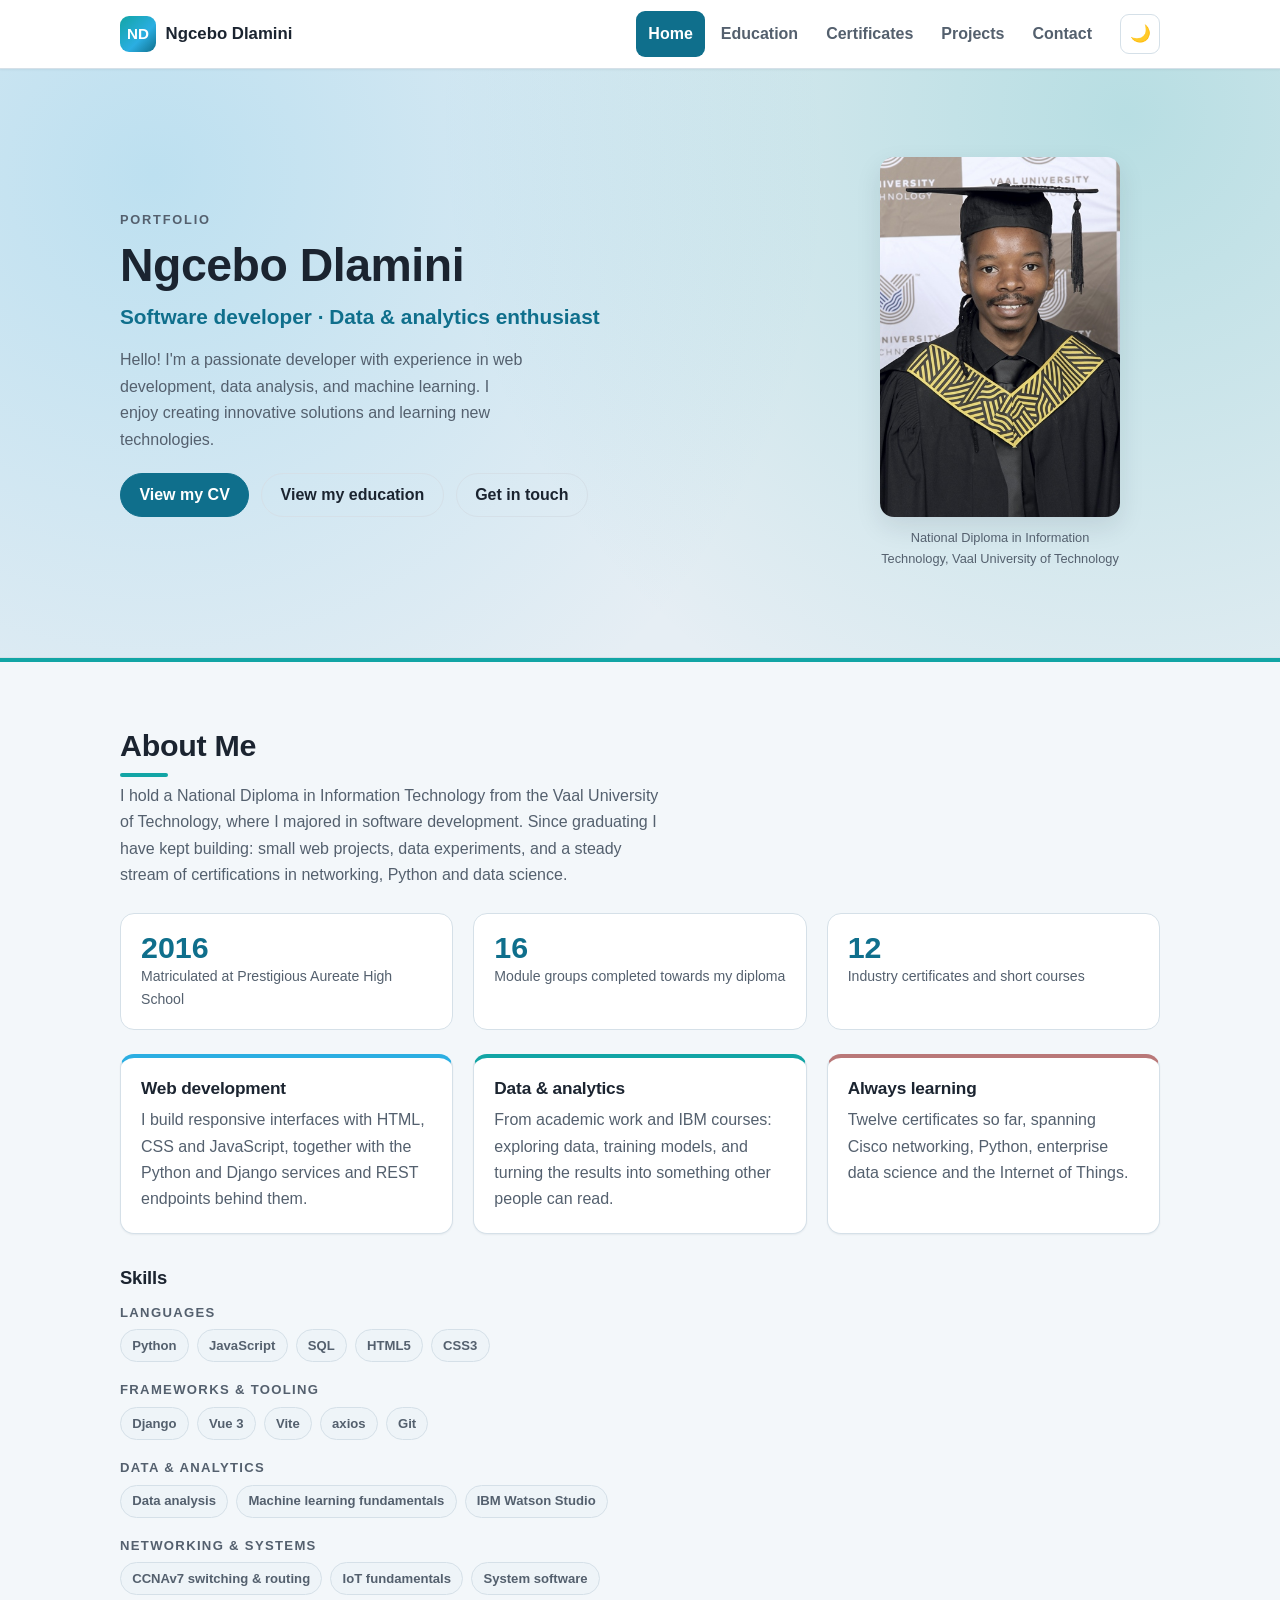
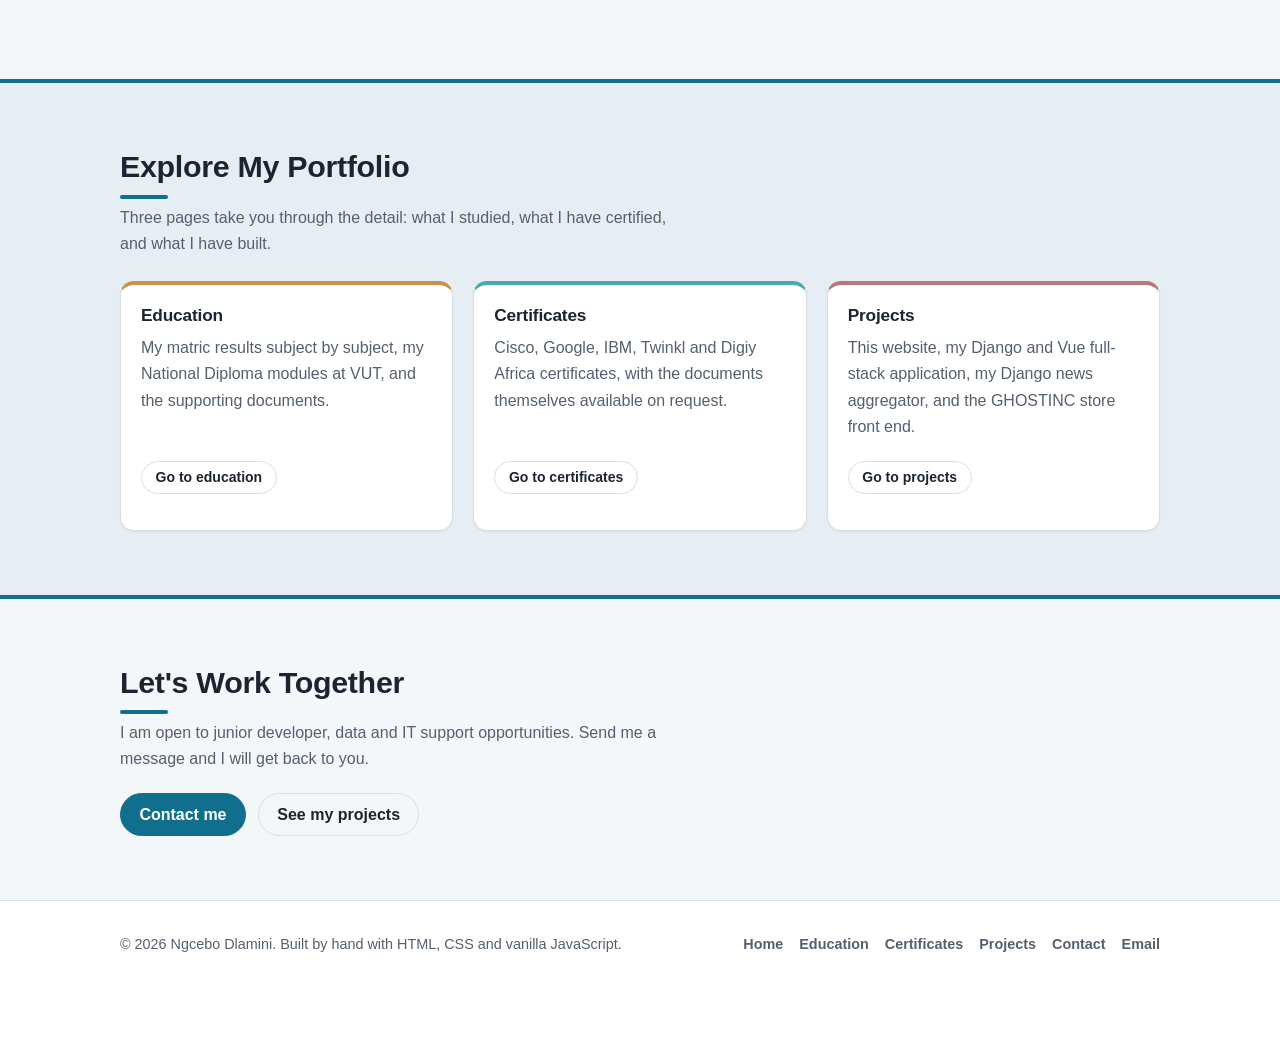
<file: index.html>
<!DOCTYPE html>
<html lang="en">
    <head>
        <meta charset="UTF-8">
        <meta name="viewport" content="width=device-width, initial-scale=1.0">
        <title>Ngcebo Dlamini | Portfolio</title>
        <meta name="description" content="Portfolio of Ngcebo Dlamini, an Information Technology graduate with experience in web development, data analysis and machine learning.">
        <link rel="icon" type="image/svg+xml" href="./src/Images/favicon.svg">
        <!-- Adds a "js" class so the stylesheet hides the mobile menu only when JavaScript can reopen it. -->
        <script>document.documentElement.className += " js";</script>
        <link rel="stylesheet" type="text/css" href="./src/Style/style.css">
        <script src="./src/Scripts/main.js" defer></script>
    </head>
    <body>
        <a class="skip-link" href="#main">Skip to content</a>

        <header class="site-header">
            <div class="wrapper header-inner">
                <a class="brand" href="./index.html">
                    <span class="brand-mark" aria-hidden="true">ND</span>
                    <span class="brand-text">Ngcebo Dlamini</span>
                </a>

                <button class="nav-toggle" type="button" data-nav-toggle
                        aria-expanded="false" aria-controls="primary-nav">
                    <span class="nav-toggle-bars" aria-hidden="true">
                        <span></span><span></span><span></span>
                    </span>
                    <span class="visually-hidden">Toggle navigation menu</span>
                </button>

                <nav id="primary-nav" class="primary-nav" aria-label="Primary">
                    <ul>
                        <li><a href="./index.html" class="is-active" aria-current="page">Home</a></li>
                        <li><a href="./education.html">Education</a></li>
                        <li><a href="./certificates.html">Certificates</a></li>
                        <li><a href="./projects.html">Projects</a></li>
                        <li><a href="./contact.html">Contact</a></li>
                    </ul>
                </nav>

                <button class="theme-toggle" type="button" data-theme-toggle
                        aria-pressed="false" aria-label="Switch to dark theme">
                    <span data-theme-icon aria-hidden="true">&#127769;</span>
                </button>
            </div>
        </header>

        <main id="main">
            <section class="hero">
                <div class="wrapper hero-inner">
                    <div>
                        <p class="hero-eyebrow">Portfolio</p>
                        <h1 class="hero-title">Ngcebo Dlamini</h1>
                        <p class="hero-role">Software developer &middot; Data &amp; analytics enthusiast</p>
                        <p class="hero-lead">
                            Hello! I'm a passionate developer with experience in web
                            development, data analysis, and machine learning. I enjoy
                            creating innovative solutions and learning new technologies.
                        </p>
                        <div class="btn-row">
                            <a class="btn btn-primary"
                               href="./src/Documents/Ngcebo%20Duke%20Dlamini%20CV.pdf"
                               target="_blank" rel="noopener">View my CV</a>
                            <a class="btn btn-ghost" href="./education.html">View my education</a>
                            <a class="btn btn-ghost" href="./contact.html">Get in touch</a>
                        </div>
                    </div>
                    <figure class="hero-portrait">
                        <img src="./src/Images/my_Photo.jpg" alt="Ngcebo Dlamini">
                        <figcaption>National Diploma in Information Technology, Vaal University of Technology</figcaption>
                    </figure>
                </div>
            </section>
            <section class="section section-about" id="about">
                <div class="wrapper">
                    <h2 class="section-title">About Me</h2>
                    <p class="section-intro">
                        I hold a National Diploma in Information Technology from the Vaal
                        University of Technology, where I majored in software development.
                        Since graduating I have kept building: small web projects, data
                        experiments, and a steady stream of certifications in networking,
                        Python and data science.
                    </p>

                    <ul class="stat-band">
                        <li class="stat">
                            <span class="stat-value">2016</span>
                            <span class="stat-label">Matriculated at Prestigious Aureate High School</span>
                        </li>
                        <li class="stat">
                            <span class="stat-value">16</span>
                            <span class="stat-label">Module groups completed towards my diploma</span>
                        </li>
                        <li class="stat">
                            <span class="stat-value">12</span>
                            <span class="stat-label">Industry certificates and short courses</span>
                        </li>
                    </ul>

                    <div class="grid grid-cards">
                        <article class="card card-tertiary">
                            <h3 class="card-title">Web development</h3>
                            <p class="card-text">
                                I build responsive interfaces with HTML, CSS and JavaScript,
                                together with the Python and Django services and REST endpoints
                                behind them.
                            </p>
                        </article>
                        <article class="card card-about">
                            <h3 class="card-title">Data &amp; analytics</h3>
                            <p class="card-text">
                                From academic work and IBM courses: exploring data, training
                                models, and turning the results into something other people
                                can read.
                            </p>
                        </article>
                        <article class="card card-projects">
                            <h3 class="card-title">Always learning</h3>
                            <p class="card-text">
                                Twelve certificates so far, spanning Cisco networking, Python,
                                enterprise data science and the Internet of Things.
                            </p>
                        </article>
                    </div>

                    <h2 class="subsection-title">Skills</h2>
                    <!-- Keep this list in sync with your own experience. -->
                    <div class="tag-group">
                        <h3>Languages</h3>
                        <ul class="tag-list">
                            <li class="tag">Python</li>
                            <li class="tag">JavaScript</li>
                            <li class="tag">SQL</li>
                            <li class="tag">HTML5</li>
                            <li class="tag">CSS3</li>
                        </ul>
                    </div>
                    <div class="tag-group">
                        <h3>Frameworks &amp; tooling</h3>
                        <ul class="tag-list">
                            <li class="tag">Django</li>
                            <li class="tag">Vue 3</li>
                            <li class="tag">Vite</li>
                            <li class="tag">axios</li>
                            <li class="tag">Git</li>
                        </ul>
                    </div>
                    <div class="tag-group">
                        <h3>Data &amp; analytics</h3>
                        <ul class="tag-list">
                            <li class="tag">Data analysis</li>
                            <li class="tag">Machine learning fundamentals</li>
                            <li class="tag">IBM Watson Studio</li>
                        </ul>
                    </div>
                    <div class="tag-group">
                        <h3>Networking &amp; systems</h3>
                        <ul class="tag-list">
                            <li class="tag">CCNAv7 switching &amp; routing</li>
                            <li class="tag">IoT fundamentals</li>
                            <li class="tag">System software</li>
                        </ul>
                    </div>
                </div>
            </section>
            <section class="section section-alt" id="explore">
                <div class="wrapper">
                    <h2 class="section-title">Explore My Portfolio</h2>
                    <p class="section-intro">
                        Three pages take you through the detail: what I studied, what I have
                        certified, and what I have built.
                    </p>
                    <div class="grid grid-cards">
                        <article class="card card-secondary">
                            <h3 class="card-title">Education</h3>
                            <p class="card-text">
                                My matric results subject by subject, my National Diploma
                                modules at VUT, and the supporting documents.
                            </p>
                            <p class="card-footer">
                                <a class="btn btn-ghost btn-sm" href="./education.html">Go to education</a>
                            </p>
                        </article>
                        <article class="card card-certificates">
                            <h3 class="card-title">Certificates</h3>
                            <p class="card-text">
                                Cisco, Google, IBM, Twinkl and Digiy Africa certificates, with
                                the documents themselves available on request.
                            </p>
                            <p class="card-footer">
                                <a class="btn btn-ghost btn-sm" href="./certificates.html">Go to certificates</a>
                            </p>
                        </article>
                        <article class="card card-projects">
                            <h3 class="card-title">Projects</h3>
                            <p class="card-text">
                                This website, my Django and Vue full-stack application, my
                                Django news aggregator, and the GHOSTINC store front end.
                            </p>
                            <p class="card-footer">
                                <a class="btn btn-ghost btn-sm" href="./projects.html">Go to projects</a>
                            </p>
                        </article>
                    </div>
                </div>
            </section>

            <section class="section" id="cta">
                <div class="wrapper">
                    <h2 class="section-title">Let's Work Together</h2>
                    <p class="section-intro">
                        I am open to junior developer, data and IT support opportunities.
                        Send me a message and I will get back to you.
                    </p>
                    <div class="btn-row">
                        <a class="btn btn-primary" href="./contact.html">Contact me</a>
                        <a class="btn btn-ghost" href="./projects.html">See my projects</a>
                    </div>
                </div>
            </section>
        </main>

        <footer class="site-footer">
            <div class="wrapper footer-inner">
                <p class="footer-copy">
                    &copy; <span data-year>2026</span> Ngcebo Dlamini. Built by hand with
                    HTML, CSS and vanilla JavaScript.
                </p>
                <nav class="footer-nav" aria-label="Footer">
                    <a href="./index.html">Home</a>
                    <a href="./education.html">Education</a>
                    <a href="./certificates.html">Certificates</a>
                    <a href="./projects.html">Projects</a>
                    <a href="./contact.html">Contact</a>
                    <a href="mailto:ngcebo4dlamini@gmail.com">Email</a>
                </nav>
                <button class="btn btn-ghost btn-sm back-to-top" type="button" data-back-to-top>
                    Back to top
                </button>
            </div>
        </footer>
    </body>
</html>
</file>
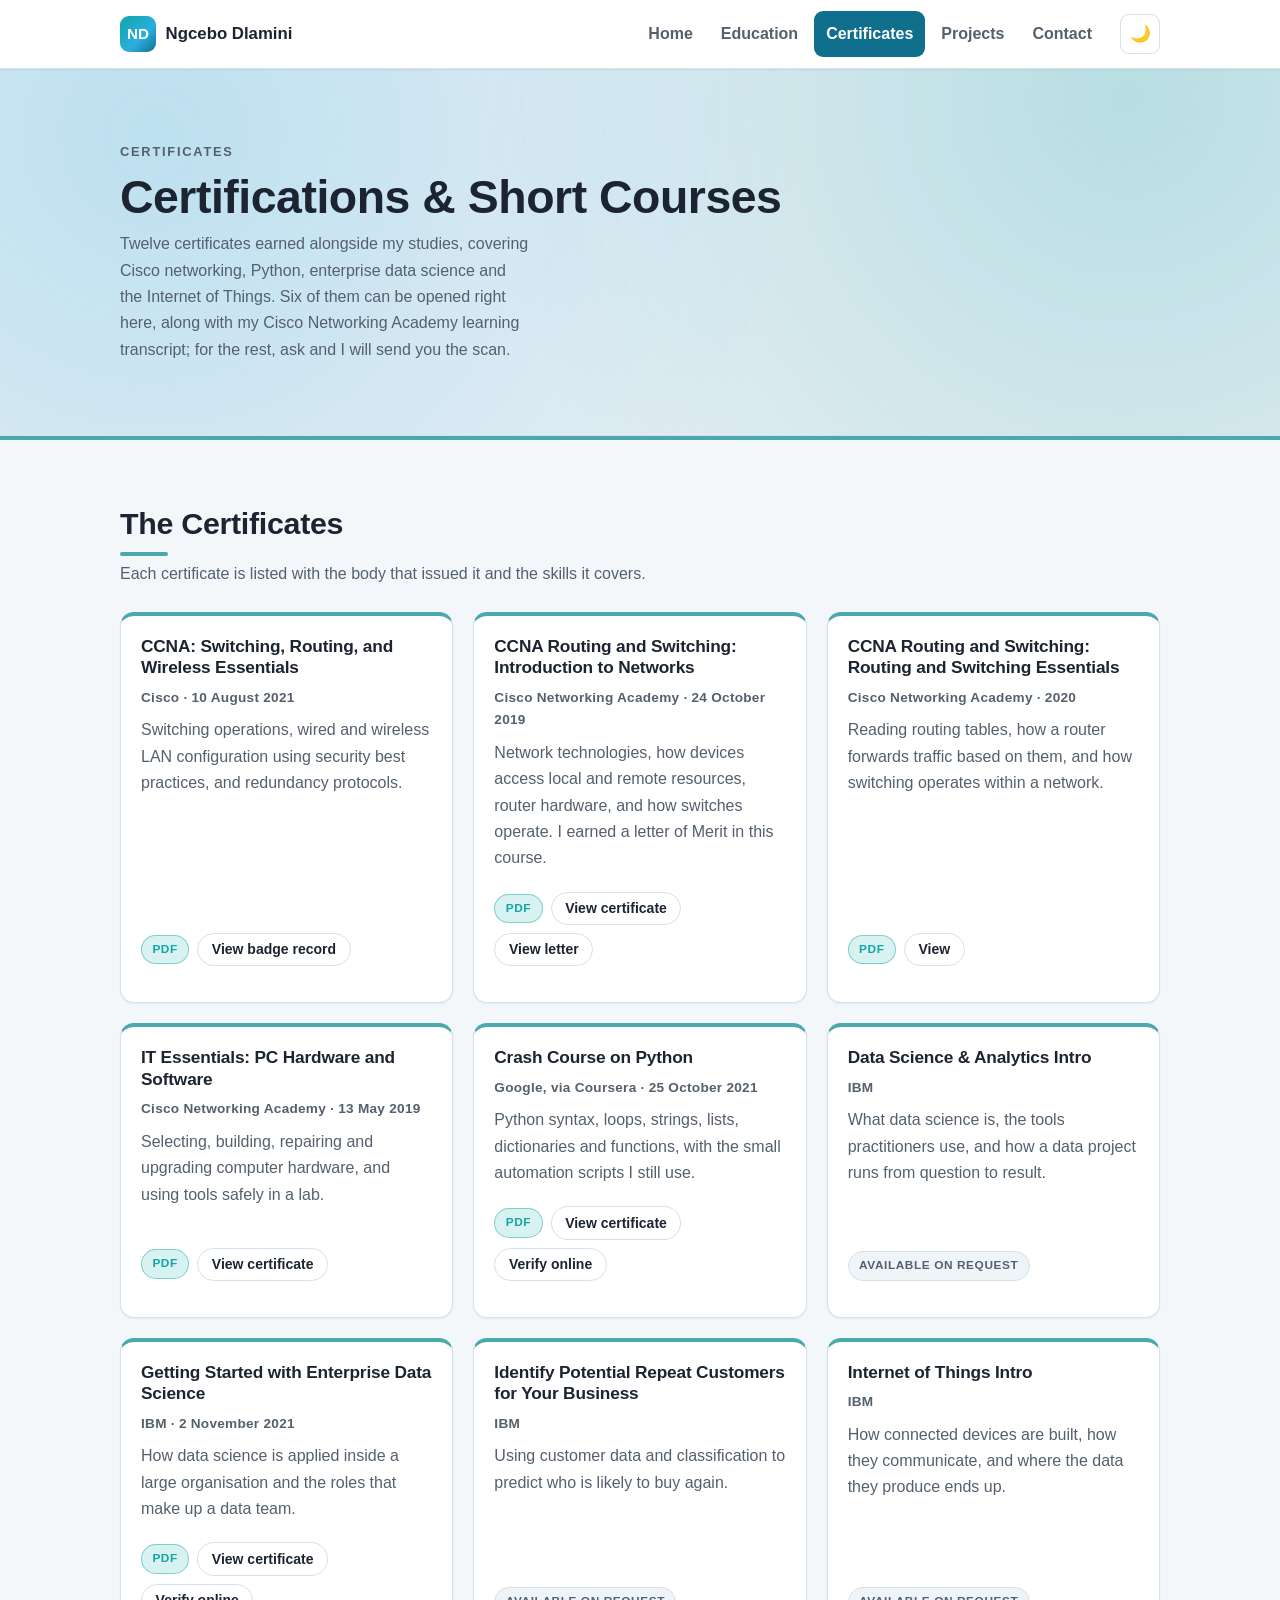
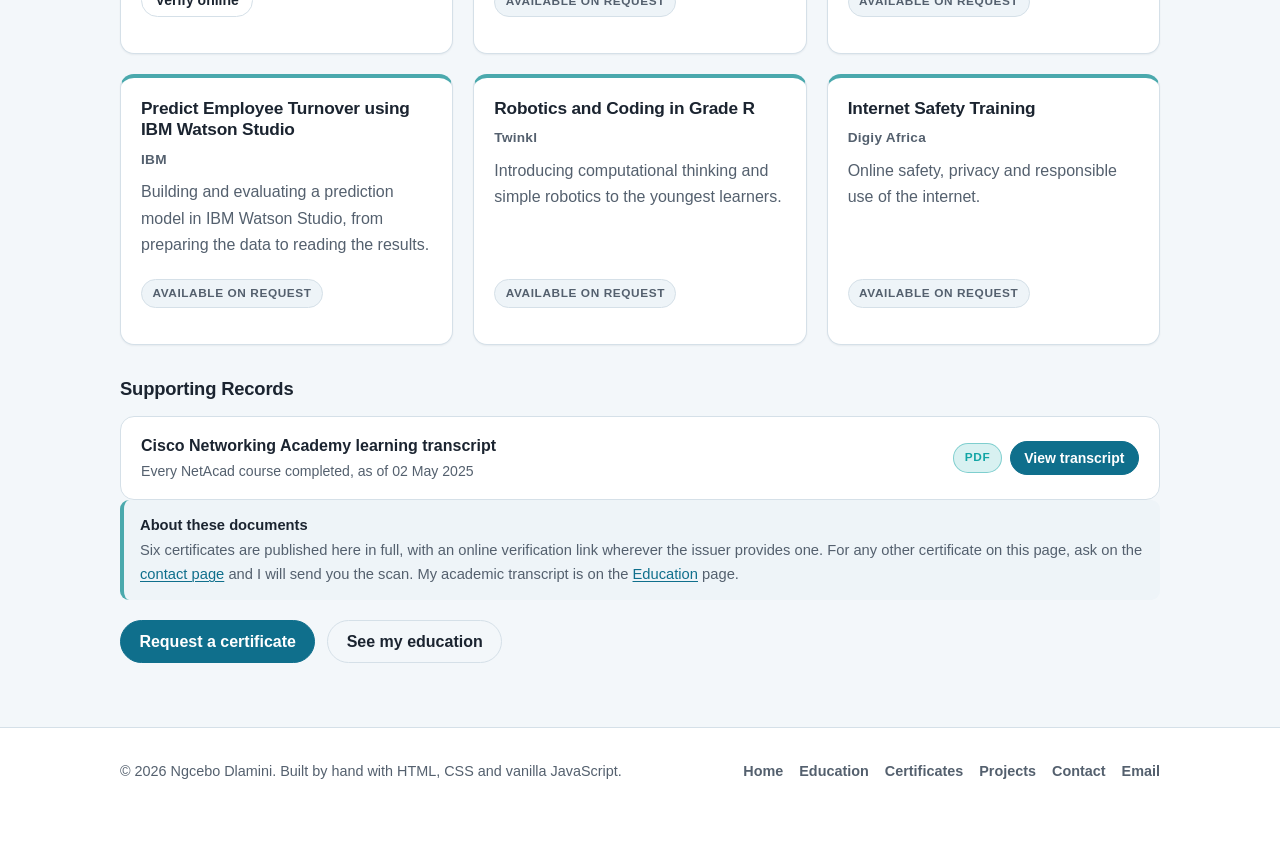
<file: certificates.html>
<!DOCTYPE html>
<html lang="en">
    <head>
        <meta charset="UTF-8">
        <meta name="viewport" content="width=device-width, initial-scale=1.0">
        <title>Certificates | Ngcebo Dlamini</title>
        <meta name="description" content="Certificates earned by Ngcebo Dlamini: Cisco CCNAv7, Google Python, IBM data science and IoT courses, Twinkl coding and Digiy Africa internet safety.">
        <link rel="icon" type="image/svg+xml" href="./src/Images/favicon.svg">
        <!-- Adds a "js" class so the stylesheet hides the mobile menu only when JavaScript can reopen it. -->
        <script>document.documentElement.className += " js";</script>
        <link rel="stylesheet" type="text/css" href="./src/Style/style.css">
        <script src="./src/Scripts/main.js" defer></script>
    </head>
    <body>
        <a class="skip-link" href="#main">Skip to content</a>

        <header class="site-header">
            <div class="wrapper header-inner">
                <a class="brand" href="./index.html">
                    <span class="brand-mark" aria-hidden="true">ND</span>
                    <span class="brand-text">Ngcebo Dlamini</span>
                </a>

                <button class="nav-toggle" type="button" data-nav-toggle
                        aria-expanded="false" aria-controls="primary-nav">
                    <span class="nav-toggle-bars" aria-hidden="true">
                        <span></span><span></span><span></span>
                    </span>
                    <span class="visually-hidden">Toggle navigation menu</span>
                </button>

                <nav id="primary-nav" class="primary-nav" aria-label="Primary">
                    <ul>
                        <li><a href="./index.html">Home</a></li>
                        <li><a href="./education.html">Education</a></li>
                        <li><a href="./certificates.html" class="is-active" aria-current="page">Certificates</a></li>
                        <li><a href="./projects.html">Projects</a></li>
                        <li><a href="./contact.html">Contact</a></li>
                    </ul>
                </nav>

                <button class="theme-toggle" type="button" data-theme-toggle
                        aria-pressed="false" aria-label="Switch to dark theme">
                    <span data-theme-icon aria-hidden="true">&#127769;</span>
                </button>
            </div>
        </header>

        <main id="main">
            <section class="hero">
                <div class="wrapper">
                    <p class="hero-eyebrow">Certificates</p>
                    <h1 class="hero-title">Certifications &amp; Short Courses</h1>
                    <p class="hero-lead">
                        Twelve certificates earned alongside my studies, covering Cisco
                        networking, Python, enterprise data science and the Internet of
                        Things. Six of them can be opened right here, along with my Cisco
                        Networking Academy learning transcript; for the rest, ask and I will
                        send you the scan.
                    </p>
                </div>
            </section>

            <section class="section section-certificates" id="certificate-list">
                <div class="wrapper">
                    <h2 class="section-title">The Certificates</h2>
                    <p class="section-intro">
                        Each certificate is listed with the body that issued it and the
                        skills it covers.
                    </p>

                    <div class="grid grid-cards">
                        <article class="card card-certificates" id="ccna-switching-routing-wireless">
                            <h3 class="card-title">CCNA: Switching, Routing, and Wireless Essentials</h3>
                            <p class="card-meta">Cisco &middot; 10 August 2021</p>
                            <p class="card-text">
                                Switching operations, wired and wireless LAN configuration
                                using security best practices, and redundancy protocols.
                            </p>
                            <p class="card-footer">
                                <span class="status status-available">PDF</span>
                                <a class="btn btn-ghost btn-sm"
                                   href="./src/Documents/academic_transcript20211102-36-2gfw7k.pdf"
                                   target="_blank" rel="noopener"
                                   data-pdf="./src/Documents/academic_transcript20211102-36-2gfw7k.pdf"
                                   data-pdf-title="CCNA: Switching, Routing, and Wireless Essentials">View badge record</a>
                            </p>
                        </article>

                        <article class="card card-certificates" id="cisco-introduction-to-networks">
                            <h3 class="card-title">CCNA Routing and Switching: Introduction to Networks</h3>
                            <p class="card-meta">Cisco Networking Academy &middot; 24 October 2019</p>
                            <p class="card-text">
                                Network technologies, how devices access local and remote
                                resources, router hardware, and how switches operate. I earned a
                                letter of Merit in this course.
                            </p>
                            <p class="card-footer">
                                <span class="status status-available">PDF</span>
                                <a class="btn btn-ghost btn-sm"
                                   href="./src/Documents/NDDlamini-EISSY1A-19-2%20Yel-certificate.pdf"
                                   target="_blank" rel="noopener"
                                   data-pdf="./src/Documents/NDDlamini-EISSY1A-19-2%20Yel-certificate.pdf"
                                   data-pdf-title="CCNA Routing and Switching: Introduction to Networks">View certificate</a>
                                <a class="btn btn-ghost btn-sm"
                                   href="./src/Documents/NDDlamini-EISSY1A-19-2%20Yel-letter.pdf"
                                   target="_blank" rel="noopener"
                                   data-pdf="./src/Documents/NDDlamini-EISSY1A-19-2%20Yel-letter.pdf"
                                   data-pdf-title="Networking Academy letter, 24 October 2019">View letter</a>
                            </p>
                        </article>

                        <article class="card card-certificates" id="cisco-routing-switching-essentials">
                            <h3 class="card-title">CCNA Routing and Switching: Routing and Switching Essentials</h3>
                            <p class="card-meta">Cisco Networking Academy &middot; 2020</p>
                            <p class="card-text">
                                Reading routing tables, how a router forwards traffic based on
                                them, and how switching operates within a network.
                            </p>
                            <p class="card-footer">
                                <span class="status status-available">PDF</span>
                                <a class="btn btn-ghost btn-sm"
                                   href="./src/Documents/NDDlamini-2020%20SEM%201%20EISSX-certificate.pdf"
                                   target="_blank" rel="noopener"
                                   data-pdf="./src/Documents/NDDlamini-2020%20SEM%201%20EISSX-certificate.pdf"
                                   data-pdf-title="CCNA Routing and Switching: Routing and Switching Essentials">View</a>
                            </p>
                        </article>

                        <article class="card card-certificates" id="cisco-it-essentials">
                            <h3 class="card-title">IT Essentials: PC Hardware and Software</h3>
                            <p class="card-meta">Cisco Networking Academy &middot; 13 May 2019</p>
                            <p class="card-text">
                                Selecting, building, repairing and upgrading computer hardware,
                                and using tools safely in a lab.
                            </p>
                            <p class="card-footer">
                                <span class="status status-available">PDF</span>
                                <a class="btn btn-ghost btn-sm"
                                   href="./src/Documents/NDDlamini-Barry3%202019%20Sem1-certificate.pdf"
                                   target="_blank" rel="noopener"
                                   data-pdf="./src/Documents/NDDlamini-Barry3%202019%20Sem1-certificate.pdf"
                                   data-pdf-title="IT Essentials: PC Hardware and Software">View certificate</a>
                            </p>
                        </article>

                        <article class="card card-certificates" id="google-crash-course-python">
                            <h3 class="card-title">Crash Course on Python</h3>
                            <p class="card-meta">Google, via Coursera &middot; 25 October 2021</p>
                            <p class="card-text">
                                Python syntax, loops, strings, lists, dictionaries and
                                functions, with the small automation scripts I still use.
                            </p>
                            <p class="card-footer">
                                <span class="status status-available">PDF</span>
                                <a class="btn btn-ghost btn-sm"
                                   href="./src/Documents/ND_Dlamini_217240461_Coursera_Certificate.pdf"
                                   target="_blank" rel="noopener"
                                   data-pdf="./src/Documents/ND_Dlamini_217240461_Coursera_Certificate.pdf"
                                   data-pdf-title="Google: Crash Course on Python">View certificate</a>
                                <a class="btn btn-ghost btn-sm"
                                   href="https://coursera.org/verify/GGJTQMHXLU7F"
                                   target="_blank" rel="noopener">Verify online</a>
                            </p>
                        </article>
                        <article class="card card-certificates" id="ibm-data-science-analytics-intro">
                            <h3 class="card-title">Data Science &amp; Analytics Intro</h3>
                            <p class="card-meta">IBM</p>
                            <p class="card-text">
                                What data science is, the tools practitioners use, and how a
                                data project runs from question to result.
                            </p>
                            <p class="card-footer">
                                <span class="status status-request">Available on request</span>
                            </p>
                        </article>

                        <article class="card card-certificates" id="ibm-enterprise-data-science">
                            <h3 class="card-title">Getting Started with Enterprise Data Science</h3>
                            <p class="card-meta">IBM &middot; 2 November 2021</p>
                            <p class="card-text">
                                How data science is applied inside a large organisation and the
                                roles that make up a data team.
                            </p>
                            <p class="card-footer">
                                <span class="status status-available">PDF</span>
                                <a class="btn btn-ghost btn-sm"
                                   href="./src/Documents/217240461_Dlamini_ND_IBM_Getting%20Started%20with%20Enterprise%20Data.pdf"
                                   target="_blank" rel="noopener"
                                   data-pdf="./src/Documents/217240461_Dlamini_ND_IBM_Getting%20Started%20with%20Enterprise%20Data.pdf"
                                   data-pdf-title="IBM: Getting Started with Enterprise Data Science">View certificate</a>
                                <a class="btn btn-ghost btn-sm"
                                   href="https://www.credly.com/go/Pb1Zvj6a"
                                   target="_blank" rel="noopener">Verify online</a>
                            </p>
                        </article>

                        <article class="card card-certificates" id="ibm-repeat-customers">
                            <h3 class="card-title">Identify Potential Repeat Customers for Your Business</h3>
                            <p class="card-meta">IBM</p>
                            <p class="card-text">
                                Using customer data and classification to predict who is likely
                                to buy again.
                            </p>
                            <p class="card-footer">
                                <span class="status status-request">Available on request</span>
                            </p>
                        </article>

                        <article class="card card-certificates" id="ibm-iot-intro">
                            <h3 class="card-title">Internet of Things Intro</h3>
                            <p class="card-meta">IBM</p>
                            <p class="card-text">
                                How connected devices are built, how they communicate, and where
                                the data they produce ends up.
                            </p>
                            <p class="card-footer">
                                <span class="status status-request">Available on request</span>
                            </p>
                        </article>

                        <article class="card card-certificates" id="ibm-employee-turnover">
                            <h3 class="card-title">Predict Employee Turnover using IBM Watson Studio</h3>
                            <p class="card-meta">IBM</p>
                            <p class="card-text">
                                Building and evaluating a prediction model in IBM Watson Studio,
                                from preparing the data to reading the results.
                            </p>
                            <p class="card-footer">
                                <span class="status status-request">Available on request</span>
                            </p>
                        </article>
                        <article class="card card-certificates" id="twinkl-robotics-coding">
                            <h3 class="card-title">Robotics and Coding in Grade R</h3>
                            <p class="card-meta">Twinkl</p>
                            <p class="card-text">
                                Introducing computational thinking and simple robotics to the
                                youngest learners.
                            </p>
                            <p class="card-footer">
                                <span class="status status-request">Available on request</span>
                            </p>
                        </article>

                        <article class="card card-certificates" id="digiy-internet-safety">
                            <h3 class="card-title">Internet Safety Training</h3>
                            <p class="card-meta">Digiy Africa</p>
                            <p class="card-text">
                                Online safety, privacy and responsible use of the internet.
                            </p>
                            <p class="card-footer">
                                <span class="status status-request">Available on request</span>
                            </p>
                        </article>
                    </div>

                    <h3 class="subsection-title">Supporting Records</h3>

                    <div class="doc-row" id="netacad-transcript">
                        <p class="doc-row-text">
                            <strong>Cisco Networking Academy learning transcript</strong>
                            <span class="doc-row-meta">Every NetAcad course completed, as of 02 May 2025</span>
                        </p>
                        <div class="doc-actions">
                            <span class="status status-available">PDF</span>
                            <a class="btn btn-primary btn-sm"
                               href="./src/Documents/NetAcad%20Learning%20Transcript.pdf"
                               target="_blank" rel="noopener"
                               data-pdf="./src/Documents/NetAcad%20Learning%20Transcript.pdf"
                               data-pdf-title="Cisco Networking Academy learning transcript">View transcript</a>
                        </div>
                    </div>

                    <div class="note">
                        <p>
                            <span class="note-title">About these documents</span>
                            Six certificates are published here in full, with an online
                            verification link wherever the issuer provides one. For any other
                            certificate on this page, ask on the
                            <a href="./contact.html">contact page</a> and I will send you the
                            scan. My academic transcript is on the
                            <a href="./education.html">Education</a> page.
                        </p>
                    </div>

                    <div class="btn-row">
                        <a class="btn btn-primary" href="./contact.html">Request a certificate</a>
                        <a class="btn btn-ghost" href="./education.html">See my education</a>
                    </div>
                </div>
            </section>
        </main>

        <footer class="site-footer">
            <div class="wrapper footer-inner">
                <p class="footer-copy">
                    &copy; <span data-year>2026</span> Ngcebo Dlamini. Built by hand with
                    HTML, CSS and vanilla JavaScript.
                </p>
                <nav class="footer-nav" aria-label="Footer">
                    <a href="./index.html">Home</a>
                    <a href="./education.html">Education</a>
                    <a href="./certificates.html">Certificates</a>
                    <a href="./projects.html">Projects</a>
                    <a href="./contact.html">Contact</a>
                    <a href="mailto:ngcebo4dlamini@gmail.com">Email</a>
                </nav>
                <button class="btn btn-ghost btn-sm back-to-top" type="button" data-back-to-top>
                    Back to top
                </button>
            </div>
        </footer>
    </body>
</html>
</file>
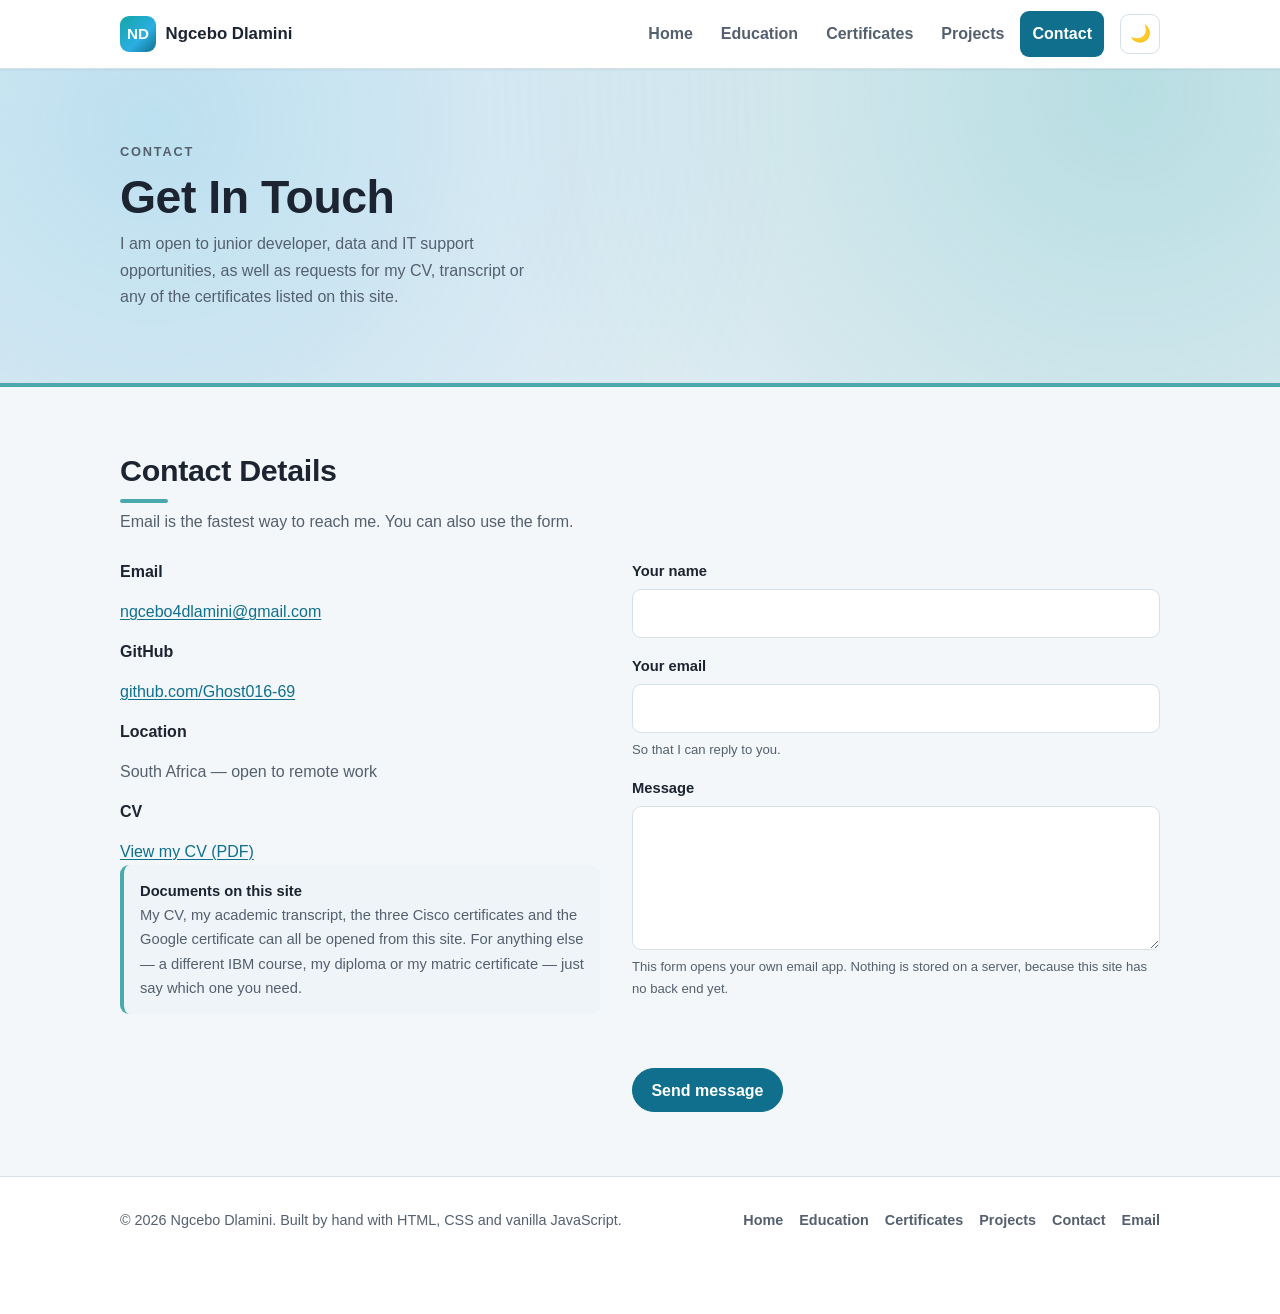
<file: contact.html>
<!DOCTYPE html>
<html lang="en">
    <head>
        <meta charset="UTF-8">
        <meta name="viewport" content="width=device-width, initial-scale=1.0">
        <title>Contact | Ngcebo Dlamini</title>
        <meta name="description" content="Contact Ngcebo Dlamini about junior developer, data and IT support opportunities, or to request certificates and documents.">
        <link rel="icon" type="image/svg+xml" href="./src/Images/favicon.svg">
        <!-- Adds a "js" class so the stylesheet hides the mobile menu only when JavaScript can reopen it. -->
        <script>document.documentElement.className += " js";</script>
        <link rel="stylesheet" type="text/css" href="./src/Style/style.css">
        <script src="./src/Scripts/main.js" defer></script>
    </head>
    <body>
        <a class="skip-link" href="#main">Skip to content</a>

        <header class="site-header">
            <div class="wrapper header-inner">
                <a class="brand" href="./index.html">
                    <span class="brand-mark" aria-hidden="true">ND</span>
                    <span class="brand-text">Ngcebo Dlamini</span>
                </a>

                <button class="nav-toggle" type="button" data-nav-toggle
                        aria-expanded="false" aria-controls="primary-nav">
                    <span class="nav-toggle-bars" aria-hidden="true">
                        <span></span><span></span><span></span>
                    </span>
                    <span class="visually-hidden">Toggle navigation menu</span>
                </button>

                <nav id="primary-nav" class="primary-nav" aria-label="Primary">
                    <ul>
                        <li><a href="./index.html">Home</a></li>
                        <li><a href="./education.html">Education</a></li>
                        <li><a href="./certificates.html">Certificates</a></li>
                        <li><a href="./projects.html">Projects</a></li>
                        <li><a href="./contact.html" class="is-active" aria-current="page">Contact</a></li>
                    </ul>
                </nav>

                <button class="theme-toggle" type="button" data-theme-toggle
                        aria-pressed="false" aria-label="Switch to dark theme">
                    <span data-theme-icon aria-hidden="true">&#127769;</span>
                </button>
            </div>
        </header>

        <main id="main">
            <section class="hero">
                <div class="wrapper">
                    <p class="hero-eyebrow">Contact</p>
                    <h1 class="hero-title">Get In Touch</h1>
                    <p class="hero-lead">
                        I am open to junior developer, data and IT support opportunities, as
                        well as requests for my CV, transcript or any of the certificates
                        listed on this site.
                    </p>
                </div>
            </section>
            <section class="section section-certificates" id="contact">
                <div class="wrapper">
                    <h2 class="section-title">Contact Details</h2>
                    <p class="section-intro">
                        Email is the fastest way to reach me. You can also use the form.
                    </p>

                    <div class="contact-layout">
                        <div>
                            <dl class="contact-list">
                                <dt>Email</dt>
                                <dd><a href="mailto:ngcebo4dlamini@gmail.com">ngcebo4dlamini@gmail.com</a></dd>
                                <dt>GitHub</dt>
                                <dd><a href="https://github.com/Ghost016-69" rel="noopener">github.com/Ghost016-69</a></dd>
                                <dt>Location</dt>
                                <dd>South Africa &mdash; open to remote work</dd>
                                <dt>CV</dt>
                                <dd>
                                    <a href="./src/Documents/Ngcebo%20Duke%20Dlamini%20CV.pdf"
                                       target="_blank" rel="noopener">View my CV (PDF)</a>
                                </dd>
                            </dl>

                            <div class="note">
                                <p>
                                    <span class="note-title">Documents on this site</span>
                                    My CV, my academic transcript, the three Cisco certificates
                                    and the Google certificate can all be opened from this
                                    site. For anything else &mdash; a different IBM course, my
                                    diploma or my matric certificate &mdash; just say which one
                                    you need.
                                </p>
                            </div>
                        </div>

                        <form class="contact-form" data-contact-form
                              data-mailto="ngcebo4dlamini@gmail.com"
                              action="mailto:ngcebo4dlamini@gmail.com"
                              method="post" enctype="text/plain">
                            <div class="field">
                                <label for="name">Your name</label>
                                <input id="name" name="name" type="text"
                                       autocomplete="name" required>
                            </div>
                            <div class="field">
                                <label for="email">Your email</label>
                                <input id="email" name="email" type="email"
                                       autocomplete="email" required>
                                <p class="field-hint">So that I can reply to you.</p>
                            </div>
                            <div class="field">
                                <label for="message">Message</label>
                                <textarea id="message" name="message" required></textarea>
                                <p class="field-hint">
                                    This form opens your own email app. Nothing is stored on a
                                    server, because this site has no back end yet.
                                </p>
                            </div>
                            <p class="form-status" data-form-status role="status" aria-live="polite"></p>
                            <div class="btn-row">
                                <button class="btn btn-primary" type="submit">Send message</button>
                            </div>
                            <noscript>
                                <p class="field-hint">
                                    JavaScript is off, so the form will hand your message
                                    straight to your email client instead.
                                </p>
                            </noscript>
                        </form>
                    </div>
                </div>
            </section>
        </main>

        <footer class="site-footer">
            <div class="wrapper footer-inner">
                <p class="footer-copy">
                    &copy; <span data-year>2026</span> Ngcebo Dlamini. Built by hand with
                    HTML, CSS and vanilla JavaScript.
                </p>
                <nav class="footer-nav" aria-label="Footer">
                    <a href="./index.html">Home</a>
                    <a href="./education.html">Education</a>
                    <a href="./certificates.html">Certificates</a>
                    <a href="./projects.html">Projects</a>
                    <a href="./contact.html">Contact</a>
                    <a href="mailto:ngcebo4dlamini@gmail.com">Email</a>
                </nav>
                <button class="btn btn-ghost btn-sm back-to-top" type="button" data-back-to-top>
                    Back to top
                </button>
            </div>
        </footer>
    </body>
</html>
</file>
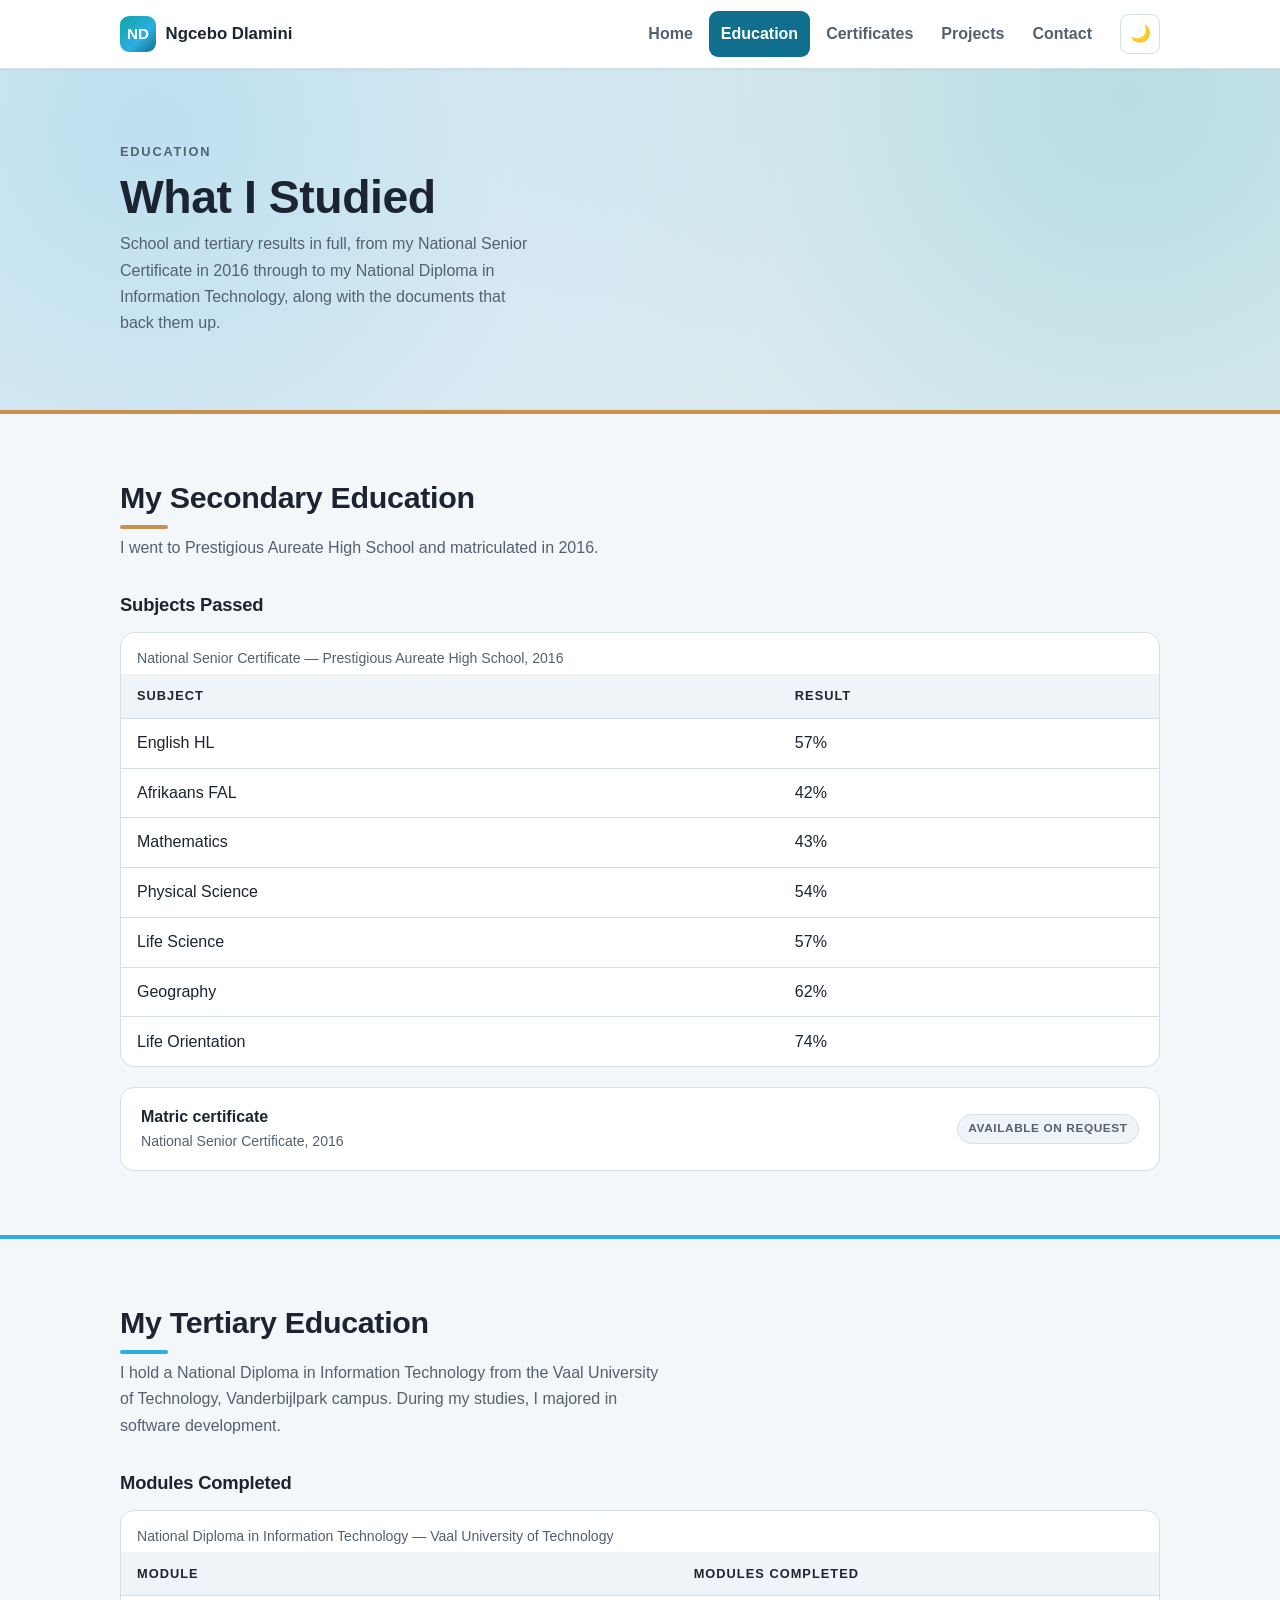
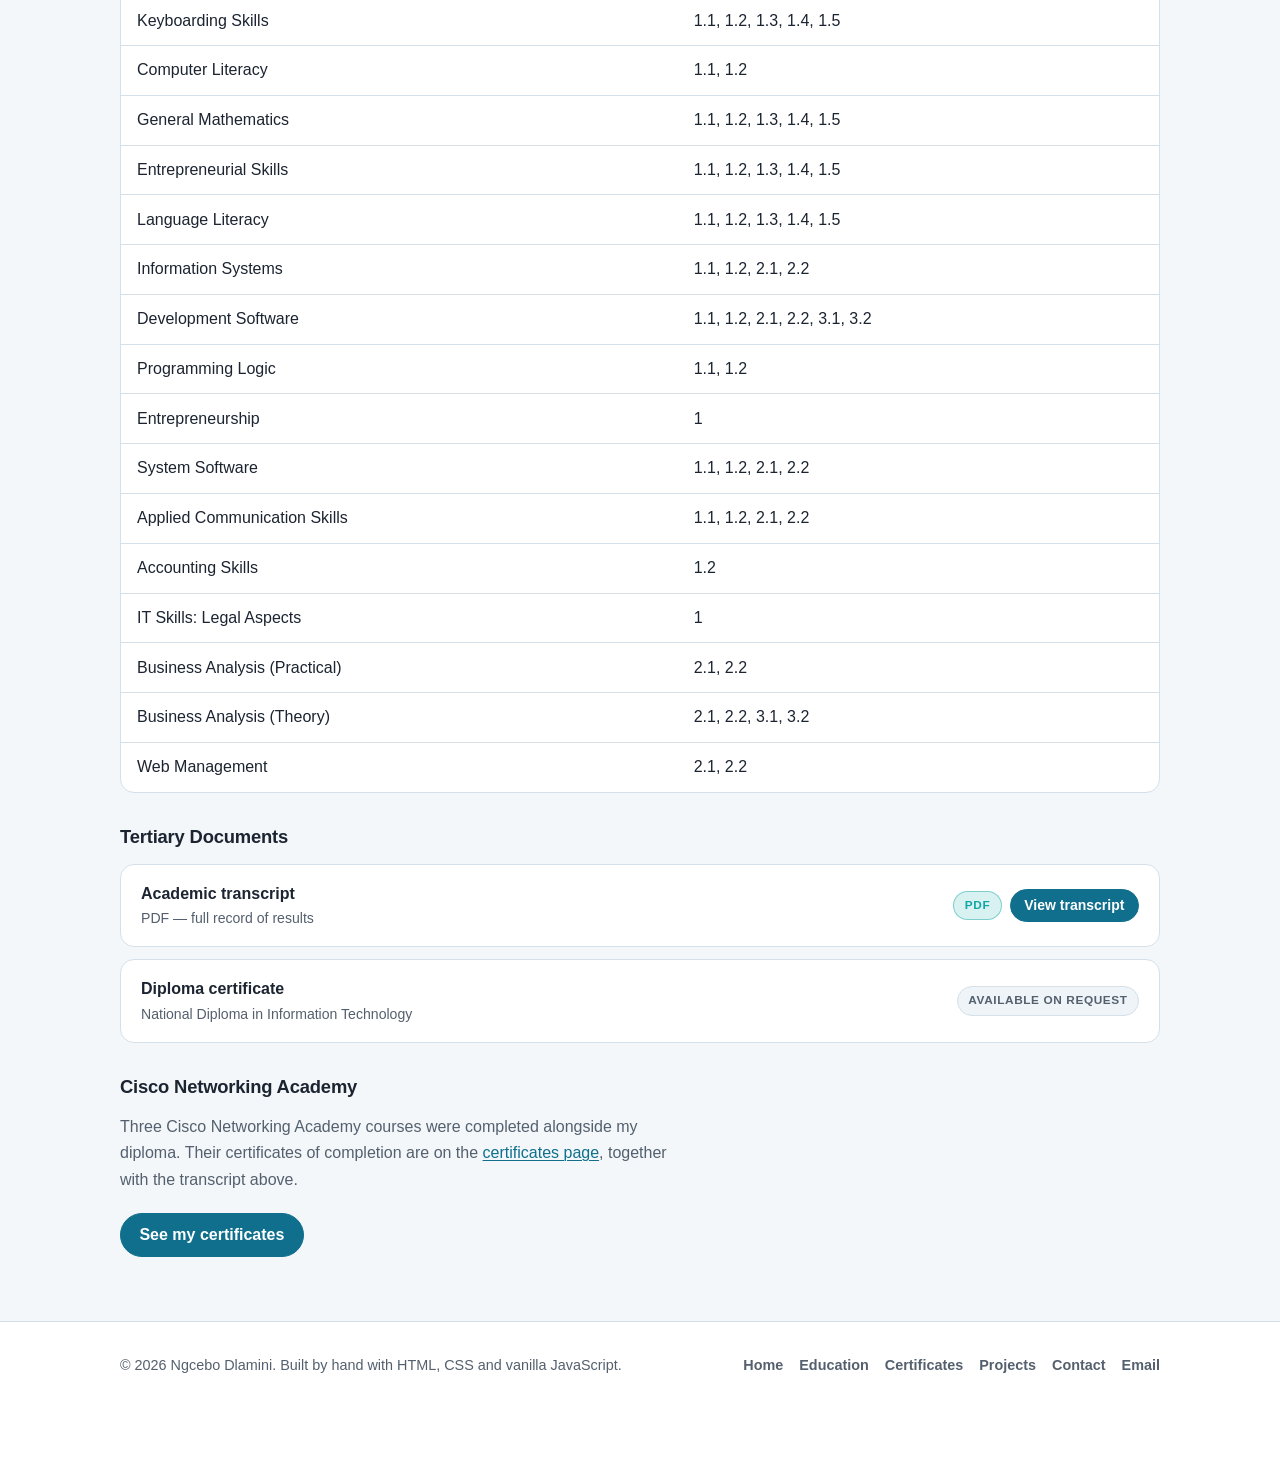
<file: education.html>
<!DOCTYPE html>
<html lang="en">
    <head>
        <meta charset="UTF-8">
        <meta name="viewport" content="width=device-width, initial-scale=1.0">
        <title>Education | Ngcebo Dlamini</title>
        <meta name="description" content="Secondary and tertiary education of Ngcebo Dlamini: National Senior Certificate 2016 and a National Diploma in Information Technology from the Vaal University of Technology.">
        <link rel="icon" type="image/svg+xml" href="./src/Images/favicon.svg">
        <!-- Adds a "js" class so the stylesheet hides the mobile menu only when JavaScript can reopen it. -->
        <script>document.documentElement.className += " js";</script>
        <link rel="stylesheet" type="text/css" href="./src/Style/style.css">
        <script src="./src/Scripts/main.js" defer></script>
    </head>
    <body>
        <a class="skip-link" href="#main">Skip to content</a>

        <header class="site-header">
            <div class="wrapper header-inner">
                <a class="brand" href="./index.html">
                    <span class="brand-mark" aria-hidden="true">ND</span>
                    <span class="brand-text">Ngcebo Dlamini</span>
                </a>

                <button class="nav-toggle" type="button" data-nav-toggle
                        aria-expanded="false" aria-controls="primary-nav">
                    <span class="nav-toggle-bars" aria-hidden="true">
                        <span></span><span></span><span></span>
                    </span>
                    <span class="visually-hidden">Toggle navigation menu</span>
                </button>

                <nav id="primary-nav" class="primary-nav" aria-label="Primary">
                    <ul>
                        <li><a href="./index.html">Home</a></li>
                        <li><a href="./education.html" class="is-active" aria-current="page">Education</a></li>
                        <li><a href="./certificates.html">Certificates</a></li>
                        <li><a href="./projects.html">Projects</a></li>
                        <li><a href="./contact.html">Contact</a></li>
                    </ul>
                </nav>

                <button class="theme-toggle" type="button" data-theme-toggle
                        aria-pressed="false" aria-label="Switch to dark theme">
                    <span data-theme-icon aria-hidden="true">&#127769;</span>
                </button>
            </div>
        </header>

        <main id="main">
            <section class="hero">
                <div class="wrapper">
                    <p class="hero-eyebrow">Education</p>
                    <h1 class="hero-title">What I Studied</h1>
                    <p class="hero-lead">
                        School and tertiary results in full, from my National Senior
                        Certificate in 2016 through to my National Diploma in Information
                        Technology, along with the documents that back them up.
                    </p>
                </div>
            </section>

            <section class="section section-secondary" id="secondary-education">
                <div class="wrapper">
                    <h2 class="section-title">My Secondary Education</h2>
                    <p class="section-intro">
                        I went to Prestigious Aureate High School and matriculated in 2016.
                    </p>

                    <h3 class="subsection-title" id="matric">Subjects Passed</h3>
                    <div class="table-wrap">
                        <table>
                            <caption>National Senior Certificate &mdash; Prestigious Aureate High School, 2016</caption>
                            <thead>
                                <tr>
                                    <th scope="col">Subject</th>
                                    <th scope="col">Result</th>
                                </tr>
                            </thead>
                            <tbody>
                                <tr>
                                    <td>English HL</td>
                                    <td>57%</td>
                                </tr>
                                <tr>
                                    <td>Afrikaans FAL</td>
                                    <td>42%</td>
                                </tr>
                                <tr>
                                    <td>Mathematics</td>
                                    <td>43%</td>
                                </tr>
                                <tr>
                                    <td>Physical Science</td>
                                    <td>54%</td>
                                </tr>
                                <tr>
                                    <td>Life Science</td>
                                    <td>57%</td>
                                </tr>
                                <tr>
                                    <td>Geography</td>
                                    <td>62%</td>
                                </tr>
                                <tr>
                                    <td>Life Orientation</td>
                                    <td>74%</td>
                                </tr>
                            </tbody>
                        </table>
                    </div>

                    <div class="doc-row" id="matric-certificate">
                        <p class="doc-row-text">
                            <strong>Matric certificate</strong>
                            <span class="doc-row-meta">National Senior Certificate, 2016</span>
                        </p>
                        <div class="doc-actions">
                            <span class="status status-request">Available on request</span>
                        </div>
                    </div>
                </div>
            </section>
            <section class="section section-tertiary" id="tertiary-education">
                <div class="wrapper">
                    <h2 class="section-title">My Tertiary Education</h2>
                    <p class="section-intro">
                        I hold a National Diploma in Information Technology from the Vaal
                        University of Technology, Vanderbijlpark campus. During my studies,
                        I majored in software development.
                    </p>

                    <h3 class="subsection-title" id="modules">Modules Completed</h3>
                    <div class="table-wrap">
                        <table>
                            <caption>National Diploma in Information Technology &mdash; Vaal University of Technology</caption>
                            <thead>
                                <tr>
                                    <th scope="col">Module</th>
                                    <th scope="col">Modules completed</th>
                                </tr>
                            </thead>
                            <tbody>
                                <tr><td>Keyboarding Skills</td><td>1.1, 1.2, 1.3, 1.4, 1.5</td></tr>
                                <tr><td>Computer Literacy</td><td>1.1, 1.2</td></tr>
                                <tr><td>General Mathematics</td><td>1.1, 1.2, 1.3, 1.4, 1.5</td></tr>
                                <tr><td>Entrepreneurial Skills</td><td>1.1, 1.2, 1.3, 1.4, 1.5</td></tr>
                                <tr><td>Language Literacy</td><td>1.1, 1.2, 1.3, 1.4, 1.5</td></tr>
                                <tr><td>Information Systems</td><td>1.1, 1.2, 2.1, 2.2</td></tr>
                                <tr><td>Development Software</td><td>1.1, 1.2, 2.1, 2.2, 3.1, 3.2</td></tr>
                                <tr><td>Programming Logic</td><td>1.1, 1.2</td></tr>
                                <tr><td>Entrepreneurship</td><td>1</td></tr>
                                <tr><td>System Software</td><td>1.1, 1.2, 2.1, 2.2</td></tr>
                                <tr><td>Applied Communication Skills</td><td>1.1, 1.2, 2.1, 2.2</td></tr>
                                <tr><td>Accounting Skills</td><td>1.2</td></tr>
                                <tr><td>IT Skills: Legal Aspects</td><td>1</td></tr>
                                <tr><td>Business Analysis (Practical)</td><td>2.1, 2.2</td></tr>
                                <tr><td>Business Analysis (Theory)</td><td>2.1, 2.2, 3.1, 3.2</td></tr>
                                <tr><td>Web Management</td><td>2.1, 2.2</td></tr>
                            </tbody>
                        </table>
                    </div>

                    <h3 class="subsection-title">Tertiary Documents</h3>

                    <div class="doc-row" id="transcript">
                        <p class="doc-row-text">
                            <strong>Academic transcript</strong>
                            <span class="doc-row-meta">PDF &mdash; full record of results</span>
                        </p>
                        <div class="doc-actions">
                            <span class="status status-available">PDF</span>
                            <a class="btn btn-primary btn-sm"
                               href="./src/Documents/Academic%20Transcript%202026.pdf"
                               target="_blank" rel="noopener"
                               data-pdf="./src/Documents/Academic%20Transcript%202026.pdf"
                               data-pdf-title="Academic Transcript 2026">View transcript</a>
                        </div>
                    </div>

                    <div class="doc-row" id="diploma">
                        <p class="doc-row-text">
                            <strong>Diploma certificate</strong>
                            <span class="doc-row-meta">National Diploma in Information Technology</span>
                        </p>
                        <div class="doc-actions">
                            <span class="status status-request">Available on request</span>
                        </div>
                    </div>
                    <h3 class="subsection-title">Cisco Networking Academy</h3>
                    <p class="section-intro">
                        Three Cisco Networking Academy courses were completed alongside my
                        diploma. Their certificates of completion are on the
                        <a href="./certificates.html#cisco-introduction-to-networks">certificates page</a>,
                        together with the transcript above.
                    </p>

                    <div class="btn-row">
                        <a class="btn btn-primary" href="./certificates.html">See my certificates</a>
                    </div>
                </div>
            </section>
        </main>

        <footer class="site-footer">
            <div class="wrapper footer-inner">
                <p class="footer-copy">
                    &copy; <span data-year>2026</span> Ngcebo Dlamini. Built by hand with
                    HTML, CSS and vanilla JavaScript.
                </p>
                <nav class="footer-nav" aria-label="Footer">
                    <a href="./index.html">Home</a>
                    <a href="./education.html">Education</a>
                    <a href="./certificates.html">Certificates</a>
                    <a href="./projects.html">Projects</a>
                    <a href="./contact.html">Contact</a>
                    <a href="mailto:ngcebo4dlamini@gmail.com">Email</a>
                </nav>
                <button class="btn btn-ghost btn-sm back-to-top" type="button" data-back-to-top>
                    Back to top
                </button>
            </div>
        </footer>
    </body>
</html>
</file>
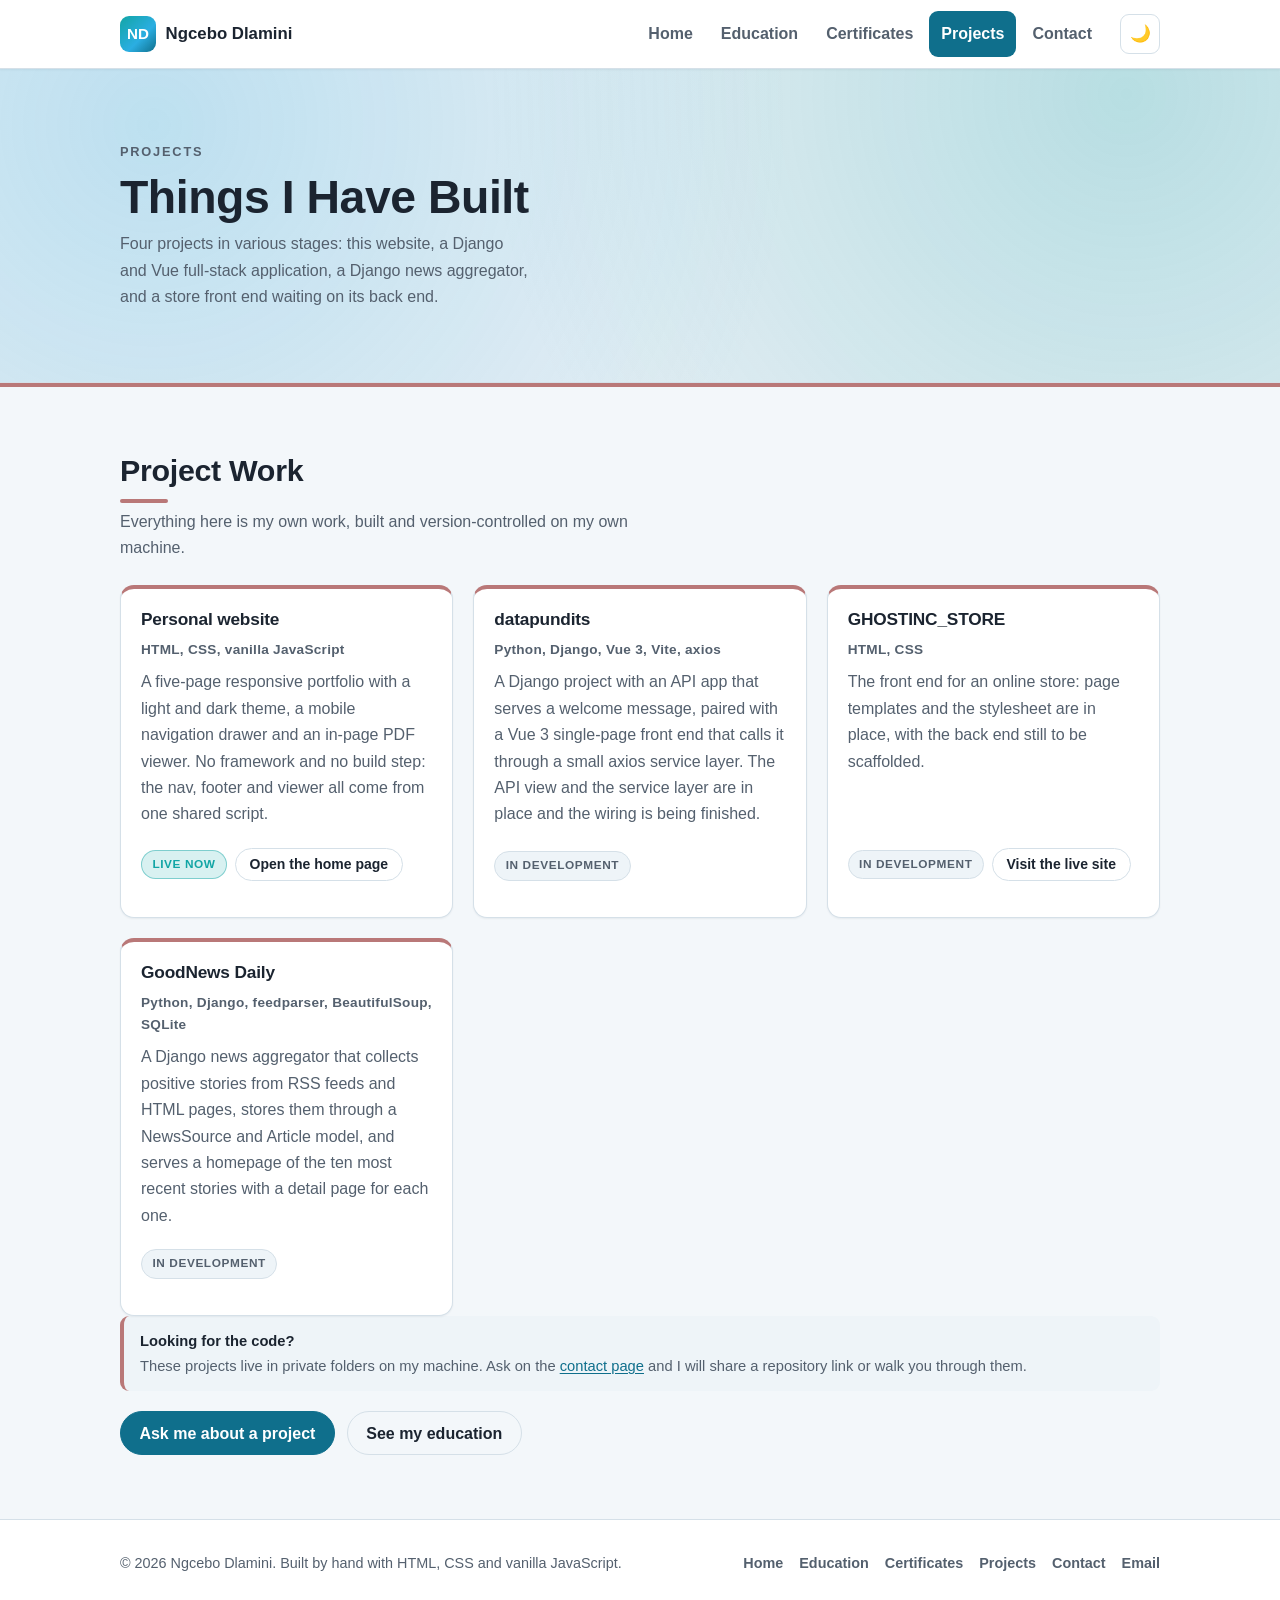
<file: projects.html>
<!DOCTYPE html>
<html lang="en">
    <head>
        <meta charset="UTF-8">
        <meta name="viewport" content="width=device-width, initial-scale=1.0">
        <title>Projects | Ngcebo Dlamini</title>
        <meta name="description" content="Projects built by Ngcebo Dlamini: this portfolio site, a Django and Vue 3 full-stack application, a Django positive-news aggregator, and the GHOSTINC store front end.">
        <link rel="icon" type="image/svg+xml" href="./src/Images/favicon.svg">
        <!-- Adds a "js" class so the stylesheet hides the mobile menu only when JavaScript can reopen it. -->
        <script>document.documentElement.className += " js";</script>
        <link rel="stylesheet" type="text/css" href="./src/Style/style.css">
        <script src="./src/Scripts/main.js" defer></script>
    </head>
    <body>
        <a class="skip-link" href="#main">Skip to content</a>

        <header class="site-header">
            <div class="wrapper header-inner">
                <a class="brand" href="./index.html">
                    <span class="brand-mark" aria-hidden="true">ND</span>
                    <span class="brand-text">Ngcebo Dlamini</span>
                </a>

                <button class="nav-toggle" type="button" data-nav-toggle
                        aria-expanded="false" aria-controls="primary-nav">
                    <span class="nav-toggle-bars" aria-hidden="true">
                        <span></span><span></span><span></span>
                    </span>
                    <span class="visually-hidden">Toggle navigation menu</span>
                </button>

                <nav id="primary-nav" class="primary-nav" aria-label="Primary">
                    <ul>
                        <li><a href="./index.html">Home</a></li>
                        <li><a href="./education.html">Education</a></li>
                        <li><a href="./certificates.html">Certificates</a></li>
                        <li><a href="./projects.html" class="is-active" aria-current="page">Projects</a></li>
                        <li><a href="./contact.html">Contact</a></li>
                    </ul>
                </nav>

                <button class="theme-toggle" type="button" data-theme-toggle
                        aria-pressed="false" aria-label="Switch to dark theme">
                    <span data-theme-icon aria-hidden="true">&#127769;</span>
                </button>
            </div>
        </header>

        <main id="main">
            <section class="hero">
                <div class="wrapper">
                    <p class="hero-eyebrow">Projects</p>
                    <h1 class="hero-title">Things I Have Built</h1>
                    <p class="hero-lead">
                        Four projects in various stages: this website, a Django and Vue
                        full-stack application, a Django news aggregator, and a store front
                        end waiting on its back end.
                    </p>
                </div>
            </section>

            <section class="section section-projects" id="project-list">
                <div class="wrapper">
                    <h2 class="section-title">Project Work</h2>
                    <p class="section-intro">
                        Everything here is my own work, built and version-controlled on my
                        own machine.
                    </p>

                    <div class="grid grid-cards">
                        <article class="card card-projects" id="personal-website">
                            <h3 class="card-title">Personal website</h3>
                            <p class="card-meta">HTML, CSS, vanilla JavaScript</p>
                            <p class="card-text">
                                A five-page responsive portfolio with a light and dark theme,
                                a mobile navigation drawer and an in-page PDF viewer. No
                                framework and no build step: the nav, footer and viewer all
                                come from one shared script.
                            </p>
                            <p class="card-footer">
                                <span class="status status-available">Live now</span>
                                <a class="btn btn-ghost btn-sm" href="./index.html">Open the home page</a>
                            </p>
                        </article>

                        <article class="card card-projects" id="datapundits">
                            <h3 class="card-title">datapundits</h3>
                            <p class="card-meta">Python, Django, Vue 3, Vite, axios</p>
                            <p class="card-text">
                                A Django project with an API app that serves a welcome
                                message, paired with a Vue 3 single-page front end that calls
                                it through a small axios service layer. The API view and the
                                service layer are in place and the wiring is being finished.
                            </p>
                            <p class="card-footer">
                                <span class="status status-request">In development</span>
                            </p>
                        </article>
                        <article class="card card-projects" id="ghostinc-store">
                            <h3 class="card-title">GHOSTINC_STORE</h3>
                            <p class="card-meta">HTML, CSS</p>
                            <p class="card-text">
                                The front end for an online store: page templates and the
                                stylesheet are in place, with the back end still to be
                                scaffolded.
                            </p>
                            <p class="card-footer">
                                <span class="status status-request">In development</span>
                                <a class="btn btn-ghost btn-sm"
                                   href="https://ghost016-69.github.io/GHOSTINC_STORE"
                                   target="_blank" rel="noopener">Visit the live site</a>
                            </p>
                        </article>

                        <article class="card card-projects" id="goodnews-website">
                            <h3 class="card-title">GoodNews Daily</h3>
                            <p class="card-meta">Python, Django, feedparser, BeautifulSoup, SQLite</p>
                            <p class="card-text">
                                A Django news aggregator that collects positive stories from
                                RSS feeds and HTML pages, stores them through a NewsSource and
                                Article model, and serves a homepage of the ten most recent
                                stories with a detail page for each one.
                            </p>
                            <p class="card-footer">
                                <span class="status status-request">In development</span>
                            </p>
                        </article>
                    </div>

                    <div class="note">
                        <p>
                            <span class="note-title">Looking for the code?</span>
                            These projects live in private folders on my machine. Ask on the
                            <a href="./contact.html">contact page</a> and I will share a
                            repository link or walk you through them.
                        </p>
                    </div>

                    <div class="btn-row">
                        <a class="btn btn-primary" href="./contact.html">Ask me about a project</a>
                        <a class="btn btn-ghost" href="./education.html">See my education</a>
                    </div>
                </div>
            </section>
        </main>

        <footer class="site-footer">
            <div class="wrapper footer-inner">
                <p class="footer-copy">
                    &copy; <span data-year>2026</span> Ngcebo Dlamini. Built by hand with
                    HTML, CSS and vanilla JavaScript.
                </p>
                <nav class="footer-nav" aria-label="Footer">
                    <a href="./index.html">Home</a>
                    <a href="./education.html">Education</a>
                    <a href="./certificates.html">Certificates</a>
                    <a href="./projects.html">Projects</a>
                    <a href="./contact.html">Contact</a>
                    <a href="mailto:ngcebo4dlamini@gmail.com">Email</a>
                </nav>
                <button class="btn btn-ghost btn-sm back-to-top" type="button" data-back-to-top>
                    Back to top
                </button>
            </div>
        </footer>
    </body>
</html>
</file>
<file: src/Style/style.css>
/* ==========================================================================
   My Portfolio - global stylesheet
   --------------------------------------------------------------------------
   1)  design tokens        9)  tables
   2)  reset & base         10) module lists
   3)  utilities            11) stat band
   4)  header & nav         12) contact form
   5)  buttons              13) footer
   6)  hero                 14) pdf modal
   7)  cards & grids        15) responsive
   8)  tags                 16) motion & print
   ========================================================================== */

/* 1) Design tokens ------------------------------------------------------- */
:root {
    color-scheme: light;

    --bg: #f3f7fa;
    --bg-accent: #e6eef4;
    --surface: #ffffff;
    --surface-soft: #eef4f8;
    --text: #1b2430;
    --text-soft: #54606e;
    --border: #d5e0e8;
    --shadow-sm: 0 1px 2px rgba(16, 33, 48, .06);
    --shadow-md: 0 10px 26px rgba(16, 33, 48, .10);

    --brand: #0f6f8c;
    --brand-strong: #0a5369;
    --on-brand: #ffffff;

    /* Section accents carried over from the original style.css palette. */
    --accent-about: #12a5a5;
    --accent-secondary: #c9924c;
    --accent-tertiary: #2baee2;
    --accent-certificates: #4aa9ad;
    --accent-projects: #b97878;

    --radius: 14px;
    --radius-sm: 9px;
    --radius-pill: 999px;
    --wrapper: 1080px;
    --gap: 1.25rem;
    --ring: 0 0 0 3px rgba(15, 111, 140, .5);
    --font: "Segoe UI", Roboto, "Helvetica Neue", Arial, sans-serif;
}

[data-theme="dark"] {
    color-scheme: dark;

    --bg: #0e1419;
    --bg-accent: #121b23;
    --surface: #17212b;
    --surface-soft: #1d2833;
    --text: #e8eef4;
    --text-soft: #a6b5c3;
    --border: #2b3a47;
    --shadow-sm: 0 1px 2px rgba(0, 0, 0, .4);
    --shadow-md: 0 10px 26px rgba(0, 0, 0, .5);

    --brand: #4cb3d4;
    --brand-strong: #7ccbe4;
    --on-brand: #06121a;

    --accent-about: #3cc9c9;
    --accent-secondary: #e0b072;
    --accent-tertiary: #63c2ea;
    --accent-certificates: #6cc3c6;
    --accent-projects: #d29393;
}

/* Honour the OS preference until the visitor picks a theme explicitly. */
@media (prefers-color-scheme: dark) {
    :root:not([data-theme="light"]) {
        color-scheme: dark;

        --bg: #0e1419;
        --bg-accent: #121b23;
        --surface: #17212b;
        --surface-soft: #1d2833;
        --text: #e8eef4;
        --text-soft: #a6b5c3;
        --border: #2b3a47;
        --shadow-sm: 0 1px 2px rgba(0, 0, 0, .4);
        --shadow-md: 0 10px 26px rgba(0, 0, 0, .5);

        --brand: #4cb3d4;
        --brand-strong: #7ccbe4;
        --on-brand: #06121a;

        --accent-about: #3cc9c9;
        --accent-secondary: #e0b072;
        --accent-tertiary: #63c2ea;
        --accent-certificates: #6cc3c6;
        --accent-projects: #d29393;
    }
}

/* 2) Reset & base -------------------------------------------------------- */
*,
*::before,
*::after {
    box-sizing: border-box;
}

html {
    -webkit-text-size-adjust: 100%;
    scroll-behavior: smooth;
    scroll-padding-top: 5.5rem;
}

body {
    margin: 0;
    background-color: var(--bg);
    color: var(--text);
    font-family: var(--font);
    font-size: 1rem;
    line-height: 1.65;
    -webkit-font-smoothing: antialiased;
    -moz-osx-font-smoothing: grayscale;
}

img,
svg,
iframe {
    max-width: 100%;
    border: 0;
}

img {
    height: auto;
}

a {
    color: var(--brand);
    text-decoration-thickness: 1px;
    text-underline-offset: 2px;
}

a:hover {
    color: var(--brand-strong);
}

h1,
h2,
h3,
h4 {
    margin: 0 0 .5rem;
    line-height: 1.25;
    letter-spacing: -.01em;
}

h1 {
    font-size: clamp(1.9rem, 5vw, 2.9rem);
}

h2 {
    font-size: clamp(1.4rem, 3.2vw, 1.9rem);
}

h3 {
    font-size: 1.15rem;
}

p {
    margin: 0 0 1rem;
}

ul,
ol {
    margin: 0 0 1rem;
    padding-left: 1.25rem;
}

:focus-visible {
    outline: 0;
    box-shadow: var(--ring);
    border-radius: var(--radius-sm);
}

.btn,
.btn-primary,
.btn-ghost {
    display: inline-flex;
    align-items: center;
    justify-content: center;
    gap: .5rem;
    padding: .7rem 1.15rem;
    border: 1px solid transparent;
    border-radius: var(--radius-pill);
    background: none;
    color: inherit;
    font: inherit;
    font-weight: 600;
    line-height: 1.2;
    text-align: center;
    text-decoration: none;
    cursor: pointer;
    transition: background-color .18s ease, border-color .18s ease,
        color .18s ease, transform .18s ease;
}

.btn-primary {
    background-color: var(--brand);
    border-color: var(--brand);
    color: var(--on-brand);
}

.btn-primary:hover,
.btn-primary:focus-visible {
    background-color: var(--brand-strong);
    border-color: var(--brand-strong);
    color: var(--on-brand);
}

.btn-ghost {
    border-color: var(--border);
    color: var(--text);
}

.btn-ghost:hover,
.btn-ghost:focus-visible {
    border-color: var(--brand);
    color: var(--brand);
    background-color: var(--surface-soft);
}

.btn-sm {
    padding: .45rem .85rem;
    font-size: .875rem;
}

.btn[disabled],
.btn[aria-disabled="true"] {
    opacity: .55;
    cursor: not-allowed;
}

.btn-row {
    display: flex;
    flex-wrap: wrap;
    gap: .75rem;
    margin-top: 1.25rem;
}

/* 3) Utilities ----------------------------------------------------------- */
.wrapper {
    width: 100%;
    max-width: var(--wrapper);
    margin-inline: auto;
    padding-inline: 1.25rem;
}

.visually-hidden {
    position: absolute;
    width: 1px;
    height: 1px;
    margin: -1px;
    padding: 0;
    overflow: hidden;
    clip-path: inset(50%);
    white-space: nowrap;
    border: 0;
}

.skip-link {
    position: absolute;
    top: -100%;
    left: 1rem;
    z-index: 100;
    padding: .6rem 1rem;
    border-radius: var(--radius-sm);
    background-color: var(--brand);
    color: var(--on-brand);
    font-weight: 600;
    text-decoration: none;
}

.skip-link:focus {
    top: 1rem;
}

main {
    display: block;
}

.section {
    --section-accent: var(--brand);
    padding-block: 2.75rem;
    border-top: 4px solid var(--section-accent);
}

.section-alt {
    background-color: var(--bg-accent);
}

.section-about {
    --section-accent: var(--accent-about);
}

.section-secondary {
    --section-accent: var(--accent-secondary);
}

.section-tertiary {
    --section-accent: var(--accent-tertiary);
}

.section-certificates {
    --section-accent: var(--accent-certificates);
}

.section-projects {
    --section-accent: var(--accent-projects);
}

.section-title {
    margin-bottom: .35rem;
}

.section-title::after {
    content: "";
    display: block;
    width: 3rem;
    height: .25rem;
    margin-top: .6rem;
    border-radius: var(--radius-pill);
    background-color: var(--section-accent, var(--brand));
}

.section-intro {
    max-width: 62ch;
    color: var(--text-soft);
}

/* 4) Header & navigation ------------------------------------------------- */
.site-header {
    position: sticky;
    top: 0;
    z-index: 60;
    background-color: var(--surface);
    border-bottom: 1px solid var(--border);
    box-shadow: var(--shadow-sm);
}

.header-inner {
    display: flex;
    flex-wrap: wrap;
    align-items: center;
    gap: .5rem 1rem;
    min-height: 4.25rem;
    padding-block: .5rem;
}

.brand {
    display: inline-flex;
    align-items: center;
    gap: .6rem;
    margin-right: auto;
    color: var(--text);
    font-weight: 700;
    text-decoration: none;
}

.brand:hover,
.brand:focus-visible {
    color: var(--brand);
}

.brand-mark {
    display: inline-grid;
    place-items: center;
    width: 2.25rem;
    height: 2.25rem;
    border-radius: var(--radius-sm);
    background: linear-gradient(135deg,
        var(--accent-about), var(--accent-tertiary) 60%, var(--brand));
    color: #ffffff;
    font-size: .95rem;
    font-weight: 700;
}

.brand-text {
    font-size: 1.05rem;
}

/* Visible by default so the site still navigates with JavaScript disabled.
   The .js class is set by a one-line snippet in each page's <head>. */
.primary-nav {
    order: 3;
    flex-basis: 100%;
}

.js .primary-nav {
    display: none;
}

.js .primary-nav.is-open {
    display: block;
}

.primary-nav ul {
    display: flex;
    flex-direction: column;
    gap: .15rem;
    margin: 0 0 .75rem;
    padding: 0;
    list-style: none;
}

.primary-nav a {
    display: block;
    padding: .6rem .75rem;
    border-radius: var(--radius-sm);
    color: var(--text-soft);
    font-weight: 600;
    text-decoration: none;
    transition: background-color .18s ease, color .18s ease;
}

.primary-nav a:hover,
.primary-nav a:focus-visible {
    background-color: var(--surface-soft);
    color: var(--brand);
}

.primary-nav a.is-active,
.primary-nav a[aria-current="page"] {
    background-color: var(--brand);
    color: var(--on-brand);
}

.nav-toggle,
.theme-toggle {
    display: inline-grid;
    place-items: center;
    width: 2.5rem;
    height: 2.5rem;
    padding: 0;
    border: 1px solid var(--border);
    border-radius: var(--radius-sm);
    background-color: var(--surface);
    color: var(--text);
    font-size: 1.05rem;
    line-height: 1;
    cursor: pointer;
}

.nav-toggle:hover,
.theme-toggle:hover {
    border-color: var(--brand);
    color: var(--brand);
}

/* The hamburger only exists when JavaScript can actually open the menu. */
.nav-toggle {
    display: none;
}

.js .nav-toggle {
    display: inline-grid;
}

.nav-toggle-bars {
    display: grid;
    gap: 4px;
}

.nav-toggle-bars span {
    display: block;
    width: 1.05rem;
    height: 2px;
    border-radius: 2px;
    background-color: currentColor;
    transition: transform .2s ease, opacity .2s ease;
}

.nav-toggle[aria-expanded="true"] .nav-toggle-bars span:nth-child(1) {
    transform: translateY(6px) rotate(45deg);
}

.nav-toggle[aria-expanded="true"] .nav-toggle-bars span:nth-child(2) {
    opacity: 0;
}

.nav-toggle[aria-expanded="true"] .nav-toggle-bars span:nth-child(3) {
    transform: translateY(-6px) rotate(-45deg);
}

body.has-modal {
    overflow: hidden;
}

/* 6) Hero ---------------------------------------------------------------- */
.hero {
    position: relative;
    overflow: hidden;
    padding-block: 3rem;
    background:
        radial-gradient(circle at 12% 18%, rgba(43, 174, 226, .22), transparent 55%),
        radial-gradient(circle at 88% 8%, rgba(18, 165, 165, .22), transparent 55%),
        var(--bg-accent);
    border-bottom: 1px solid var(--border);
}

.hero-inner {
    display: grid;
    gap: 2rem;
    align-items: center;
}

.hero-eyebrow {
    margin: 0 0 .35rem;
    color: var(--text-soft);
    font-size: .8rem;
    font-weight: 700;
    letter-spacing: .14em;
    text-transform: uppercase;
}

.hero-title {
    margin-bottom: .35rem;
}

.hero-role {
    margin: 0 0 .85rem;
    color: var(--brand);
    font-size: clamp(1.05rem, 2.4vw, 1.3rem);
    font-weight: 600;
}

.hero-lead {
    max-width: 46ch;
    margin-bottom: 0;
    color: var(--text-soft);
}

.hero-portrait {
    justify-self: center;
    width: min(240px, 62vw);
}

.hero-portrait img {
    display: block;
    width: 100%;
    border-radius: var(--radius);
    box-shadow: var(--shadow-md);
}

.hero-portrait figcaption {
    margin-top: .6rem;
    color: var(--text-soft);
    font-size: .8rem;
    text-align: center;
}
/* 7) Cards & grids ------------------------------------------------------- */
.grid {
    display: grid;
    gap: var(--gap);
}

.grid-cards {
    grid-template-columns: repeat(auto-fit, minmax(250px, 1fr));
    margin-top: 1.5rem;
}

.card {
    --card-accent: var(--brand);
    display: flex;
    flex-direction: column;
    gap: .5rem;
    padding: 1.25rem;
    background-color: var(--surface);
    border: 1px solid var(--border);
    border-top: 4px solid var(--card-accent);
    border-radius: var(--radius);
    box-shadow: var(--shadow-sm);
    transition: transform .18s ease, box-shadow .18s ease;
}

.card:hover {
    transform: translateY(-2px);
    box-shadow: var(--shadow-md);
}

.card-about {
    --card-accent: var(--accent-about);
}

.card-secondary {
    --card-accent: var(--accent-secondary);
}

.card-tertiary {
    --card-accent: var(--accent-tertiary);
}

.card-certificates {
    --card-accent: var(--accent-certificates);
}

.card-projects {
    --card-accent: var(--accent-projects);
}

.card-title {
    margin-bottom: 0;
    font-size: 1.08rem;
}

.card-meta {
    margin: 0;
    color: var(--text-soft);
    font-size: .85rem;
    font-weight: 600;
    letter-spacing: .02em;
}

.card-text {
    margin: 0;
    color: var(--text-soft);
}

.card-footer {
    display: flex;
    flex-wrap: wrap;
    align-items: center;
    gap: .5rem;
    margin-top: auto;
    padding-top: .75rem;
}

/* 8) Tags ---------------------------------------------------------------- */
.tag-group {
    margin-bottom: 1.25rem;
}

.tag-group h3 {
    margin-bottom: .5rem;
    color: var(--text-soft);
    font-size: .82rem;
    font-weight: 700;
    letter-spacing: .1em;
    text-transform: uppercase;
}

.tag-list {
    display: flex;
    flex-wrap: wrap;
    gap: .5rem;
    margin: 0;
    padding: 0;
    list-style: none;
}

.tag {
    display: inline-block;
    padding: .3rem .7rem;
    border: 1px solid var(--border);
    border-radius: var(--radius-pill);
    background-color: var(--surface-soft);
    color: var(--text-soft);
    font-size: .82rem;
    font-weight: 600;
}

/* 9) Tables -------------------------------------------------------------- */
.table-wrap {
    overflow-x: auto;
    margin-bottom: 1.25rem;
    background-color: var(--surface);
    border: 1px solid var(--border);
    border-radius: var(--radius);
}

table {
    width: 100%;
    min-width: 22rem;
    border-collapse: collapse;
}

caption {
    padding: .85rem 1rem .25rem;
    color: var(--text-soft);
    font-size: .88rem;
    text-align: left;
}

th,
td {
    padding: .7rem 1rem;
    border-bottom: 1px solid var(--border);
    text-align: left;
    vertical-align: top;
}

thead th {
    background-color: var(--surface-soft);
    font-size: .8rem;
    letter-spacing: .08em;
    text-transform: uppercase;
}

tbody tr:last-child td {
    border-bottom: 0;
}

tbody tr:hover {
    background-color: var(--surface-soft);
}

/* 10) Notes, statuses, document rows & sub-headings ---------------------- */
.note {
    padding: .85rem 1rem;
    border-left: 4px solid var(--section-accent, var(--brand));
    border-radius: var(--radius-sm);
    background-color: var(--surface-soft);
    color: var(--text-soft);
    font-size: .92rem;
}

.note p:last-child {
    margin-bottom: 0;
}

.note-title {
    display: block;
    color: var(--text);
    font-weight: 700;
}

.subsection-title {
    margin: 2rem 0 1rem;
    font-size: 1.15rem;
}

.status {
    display: inline-flex;
    align-items: center;
    gap: .35rem;
    padding: .25rem .65rem;
    border-radius: var(--radius-pill);
    font-size: .74rem;
    font-weight: 700;
    letter-spacing: .05em;
    text-transform: uppercase;
}

.status-available {
    background-color: rgba(18, 165, 165, .16);
    border: 1px solid rgba(18, 165, 165, .45);
    color: var(--accent-about);
}

.status-request {
    background-color: var(--surface-soft);
    border: 1px solid var(--border);
    color: var(--text-soft);
}

.doc-row {
    display: flex;
    flex-wrap: wrap;
    align-items: center;
    justify-content: space-between;
    gap: .75rem;
    padding: 1rem 1.25rem;
    background-color: var(--surface);
    border: 1px solid var(--border);
    border-radius: var(--radius);
}

.doc-row + .doc-row {
    margin-top: .75rem;
}

.doc-row-text {
    margin: 0;
}

.doc-row-text strong {
    display: block;
}

.doc-row-meta {
    display: block;
    color: var(--text-soft);
    font-size: .88rem;
}

.doc-actions {
    display: flex;
    flex-wrap: wrap;
    align-items: center;
    gap: .5rem;
}

/* 11) Stat band ---------------------------------------------------------- */
.stat-band {
    display: grid;
    grid-template-columns: repeat(auto-fit, minmax(165px, 1fr));
    gap: var(--gap);
    margin: 1.5rem 0 0;
    padding: 0;
    list-style: none;
}

.stat {
    padding: 1.1rem 1.25rem;
    background-color: var(--surface);
    border: 1px solid var(--border);
    border-radius: var(--radius);
}

.stat-value {
    display: block;
    color: var(--brand);
    font-size: 1.9rem;
    font-weight: 700;
    line-height: 1.1;
}

.stat-label {
    display: block;
    color: var(--text-soft);
    font-size: .88rem;
}

/* 12) Contact form ------------------------------------------------------- */
.contact-layout {
    display: grid;
    gap: 2rem;
    margin-top: 1.5rem;
}

.contact-list {
    display: grid;
    gap: .85rem;
    margin: 0;
}

.contact-list dt {
    font-weight: 700;
}

.contact-list dd {
    margin: 0;
    color: var(--text-soft);
}

.contact-form {
    display: grid;
    gap: 1rem;
}

.field {
    display: grid;
    gap: .35rem;
}

.field label {
    font-size: .92rem;
    font-weight: 600;
}

.field input,
.field textarea {
    width: 100%;
    padding: .65rem .8rem;
    border: 1px solid var(--border);
    border-radius: var(--radius-sm);
    background-color: var(--surface);
    color: var(--text);
    font: inherit;
}

.field textarea {
    min-height: 9rem;
    resize: vertical;
}

.field input:focus-visible,
.field textarea:focus-visible {
    border-color: var(--brand);
}

.field-hint {
    margin: 0;
    color: var(--text-soft);
    font-size: .82rem;
}

.form-status {
    min-height: 1.2em;
    margin: 0;
    color: var(--brand);
    font-size: .9rem;
    font-weight: 600;
}

/* 13) Footer ------------------------------------------------------------- */
.site-footer {
    padding-block: 2rem;
    background-color: var(--surface);
    border-top: 1px solid var(--border);
}

.footer-inner {
    display: grid;
    gap: 1rem;
}

.footer-copy {
    margin: 0;
    color: var(--text-soft);
    font-size: .9rem;
}

.footer-nav {
    display: flex;
    flex-wrap: wrap;
    gap: .5rem 1rem;
}

.footer-nav a {
    color: var(--text-soft);
    font-size: .9rem;
    font-weight: 600;
    text-decoration: none;
}

.footer-nav a:hover,
.footer-nav a:focus-visible {
    color: var(--brand);
    text-decoration: underline;
}

.back-to-top {
    justify-self: start;
    visibility: hidden;
    opacity: 0;
    transition: opacity .2s ease, visibility .2s ease;
}

.back-to-top.is-visible {
    visibility: visible;
    opacity: 1;
}

/* 14) PDF modal ---------------------------------------------------------- */
.pdf-modal {
    position: fixed;
    inset: 0;
    z-index: 90;
    display: grid;
    grid-template-rows: auto 1fr;
    padding: clamp(.5rem, 2vw, 1.5rem);
    background-color: rgba(6, 14, 20, .75);
}

.pdf-modal-bar {
    display: flex;
    flex-wrap: wrap;
    align-items: center;
    justify-content: space-between;
    gap: .75rem;
    padding: .6rem .9rem;
    background-color: var(--surface);
    border: 1px solid var(--border);
    border-bottom: 0;
    border-radius: var(--radius) var(--radius) 0 0;
}

.pdf-modal-title {
    font-weight: 700;
}

.pdf-modal-actions {
    display: flex;
    flex-wrap: wrap;
    gap: .5rem;
}

.pdf-modal-frame {
    width: 100%;
    height: 100%;
    min-height: 60vh;
    background-color: #ffffff;
    border: 1px solid var(--border);
    border-radius: 0 0 var(--radius) var(--radius);
}

/* 15) Responsive --------------------------------------------------------- */
@media (min-width: 600px) {
    .hero {
        padding-block: 4rem;
    }

    .section {
        padding-block: 3.25rem;
    }

    .contact-layout {
        grid-template-columns: 1fr 1.1fr;
    }
}

@media (min-width: 768px) {
    .js .nav-toggle {
        display: none;
    }

    .primary-nav,
    .js .primary-nav,
    .js .primary-nav.is-open {
        order: 0;
        flex-basis: auto;
        display: block;
    }

    .primary-nav ul {
        flex-direction: row;
        gap: .25rem;
        margin: 0;
    }

    .hero-inner {
        grid-template-columns: 1.6fr 1fr;
        gap: 2.5rem;
    }

    .hero-portrait {
        justify-self: end;
    }

    .footer-inner {
        grid-template-columns: 1fr auto;
        align-items: center;
    }

    .footer-nav {
        justify-content: flex-end;
    }

    .back-to-top {
        grid-column: 1 / -1;
    }
}

@media (min-width: 1024px) {
    .hero {
        padding-block: 4.5rem;
    }

    .section {
        padding-block: 4rem;
    }
}

/* 16) Motion & print ----------------------------------------------------- */
@media (prefers-reduced-motion: reduce) {
    html {
        scroll-behavior: auto;
    }

    *,
    *::before,
    *::after {
        animation-duration: .001ms !important;
        animation-iteration-count: 1 !important;
        transition-duration: .001ms !important;
    }
}

@media print {
    .site-header,
    .site-footer,
    .skip-link,
    .btn-row,
    .back-to-top,
    .pdf-modal {
        display: none !important;
    }

    body {
        background-color: #ffffff;
        color: #000000;
    }

    .card,
    .stat,
    .doc-row,
    .table-wrap,
    .note {
        border-color: #999999;
        box-shadow: none;
    }

    .section {
        padding-block: 1rem;
        border-top-color: #666666;
        break-inside: avoid;
    }

    a {
        color: #000000;
    }

    a[href^="http"]::after {
        content: " (" attr(href) ")";
        font-size: .8em;
    }
}
</file>
